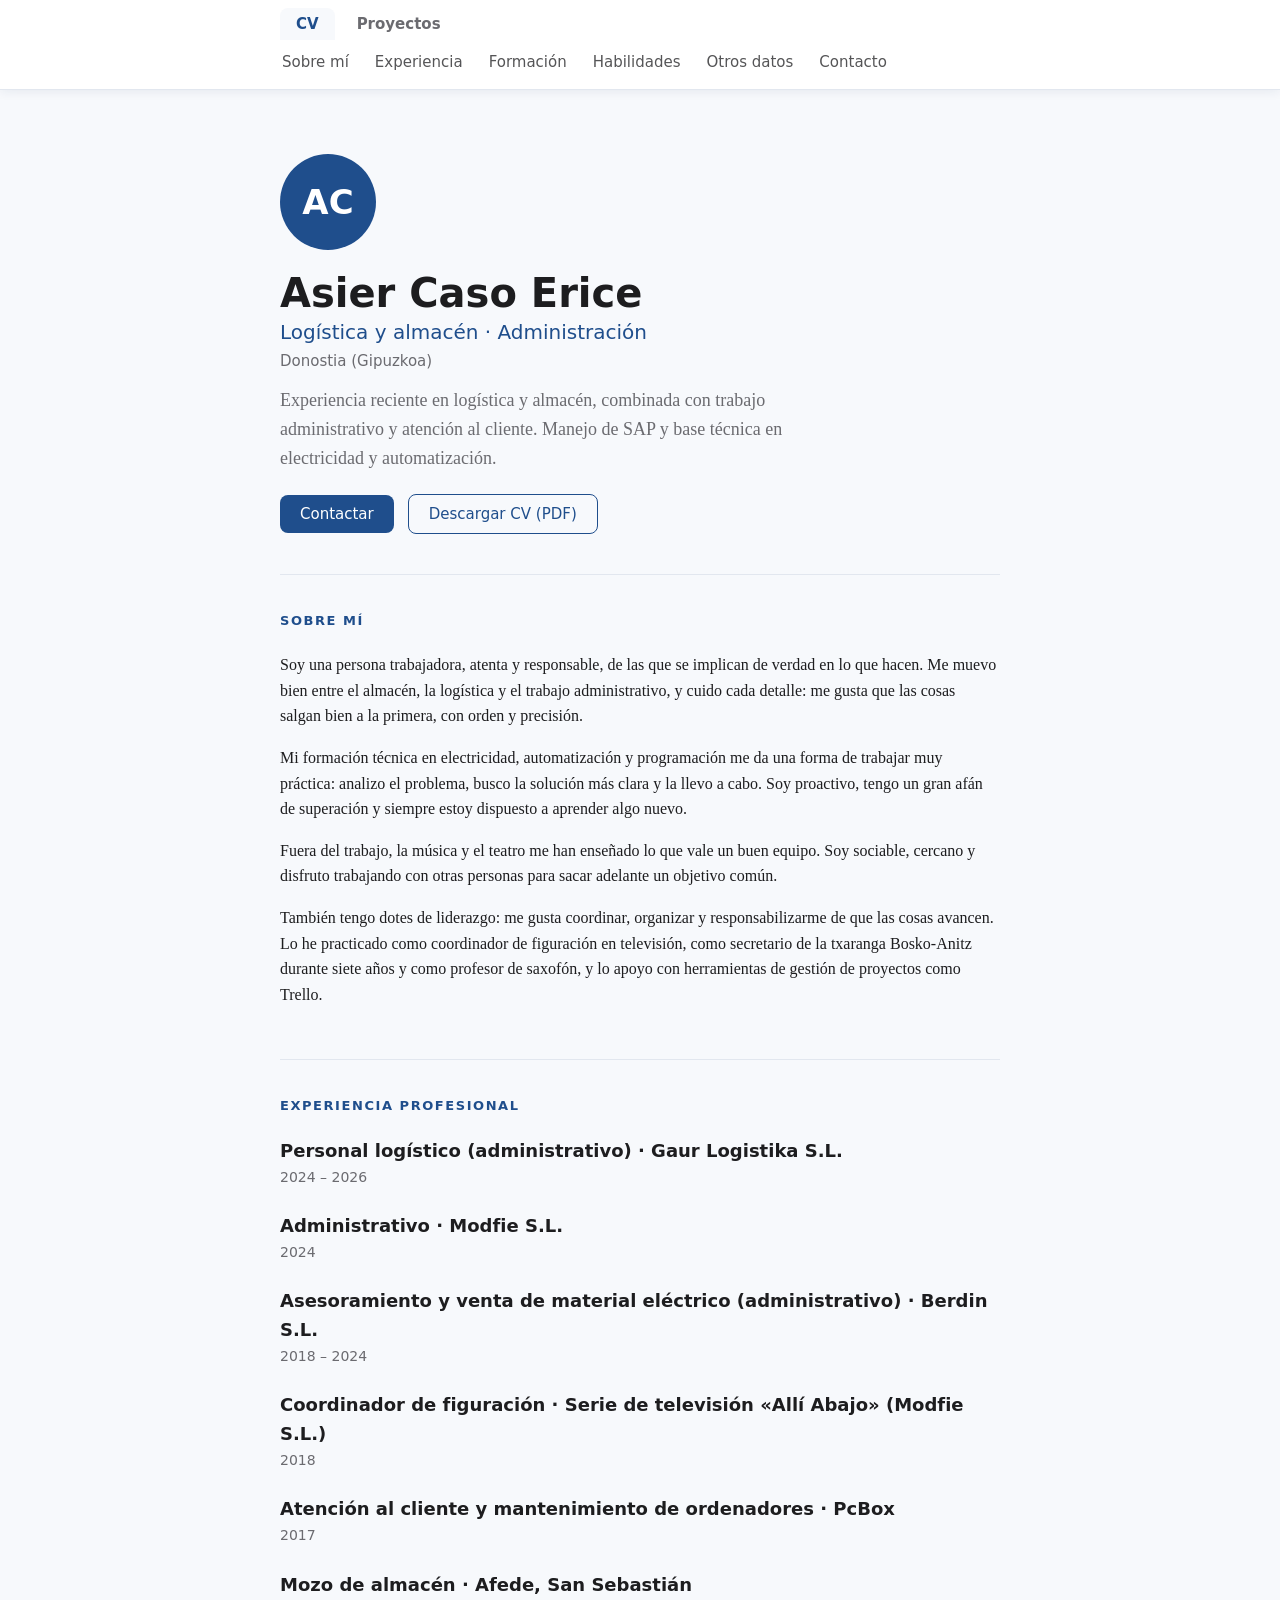
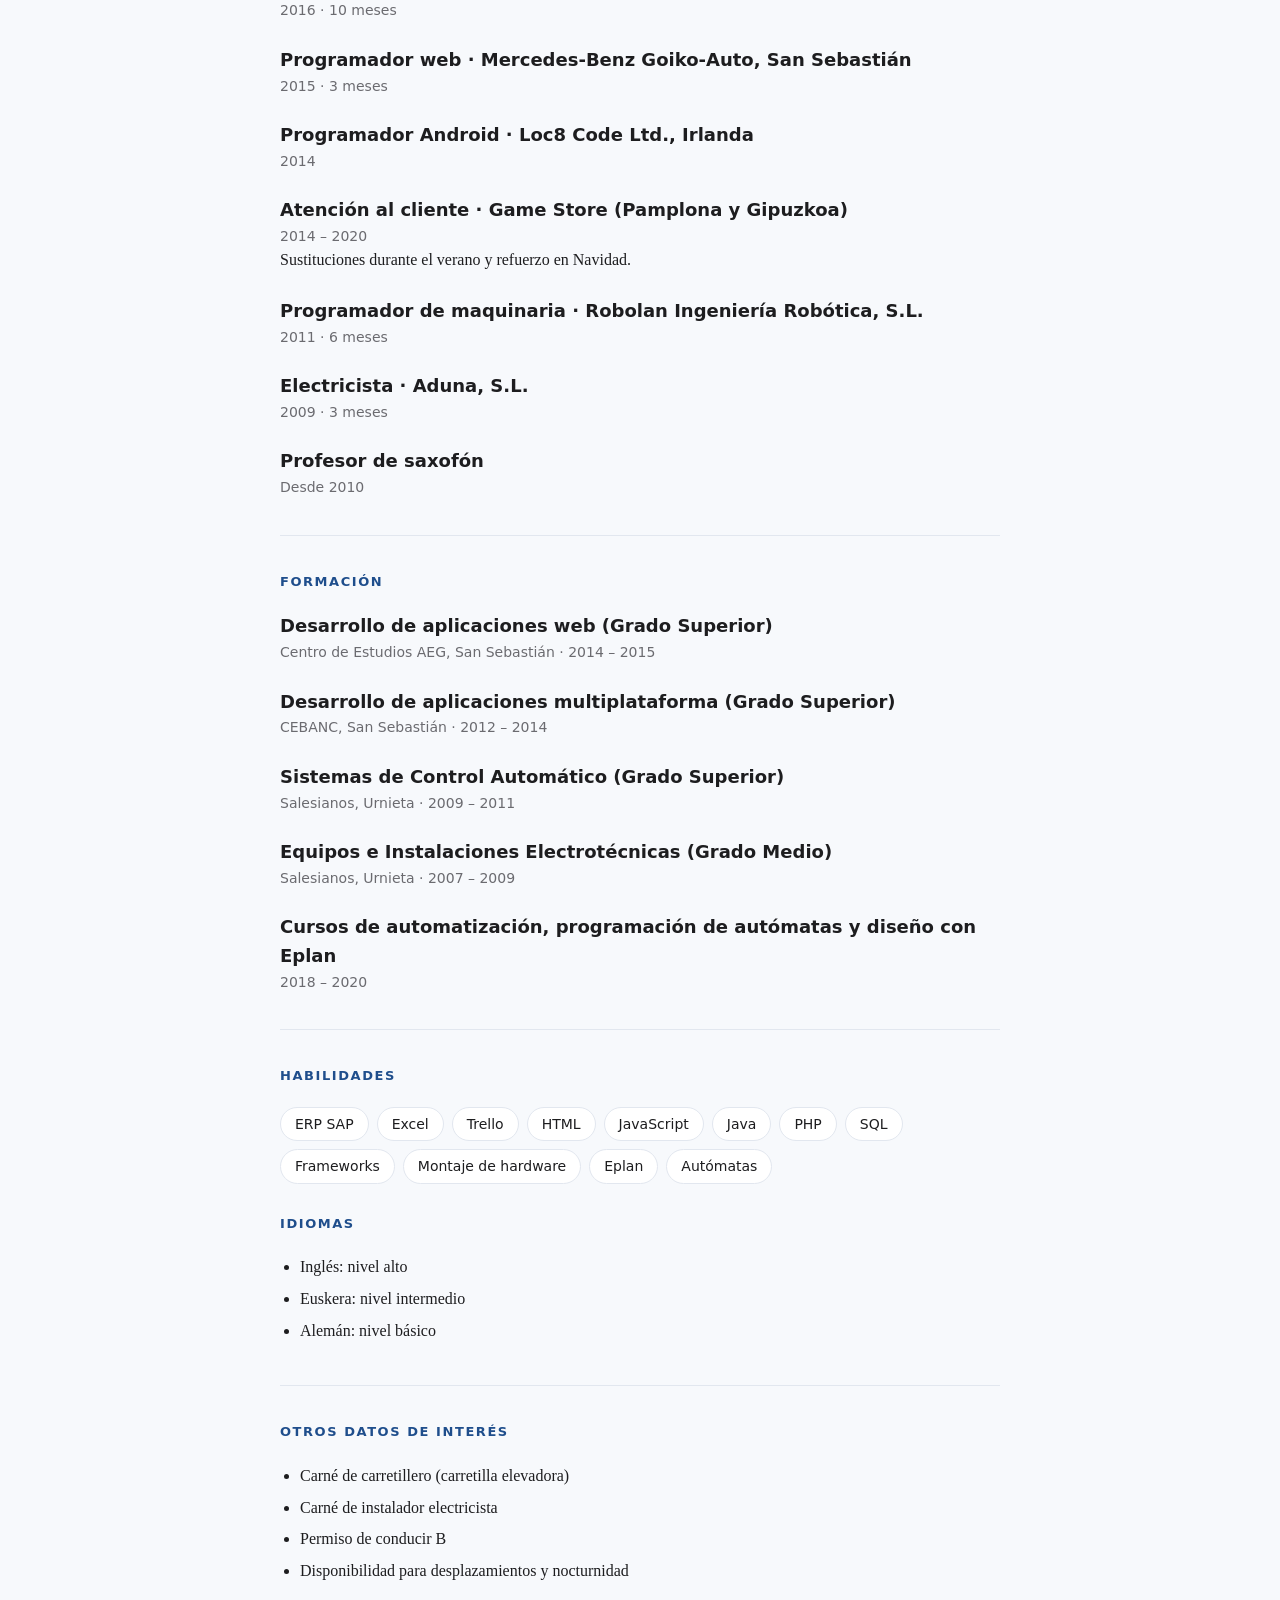
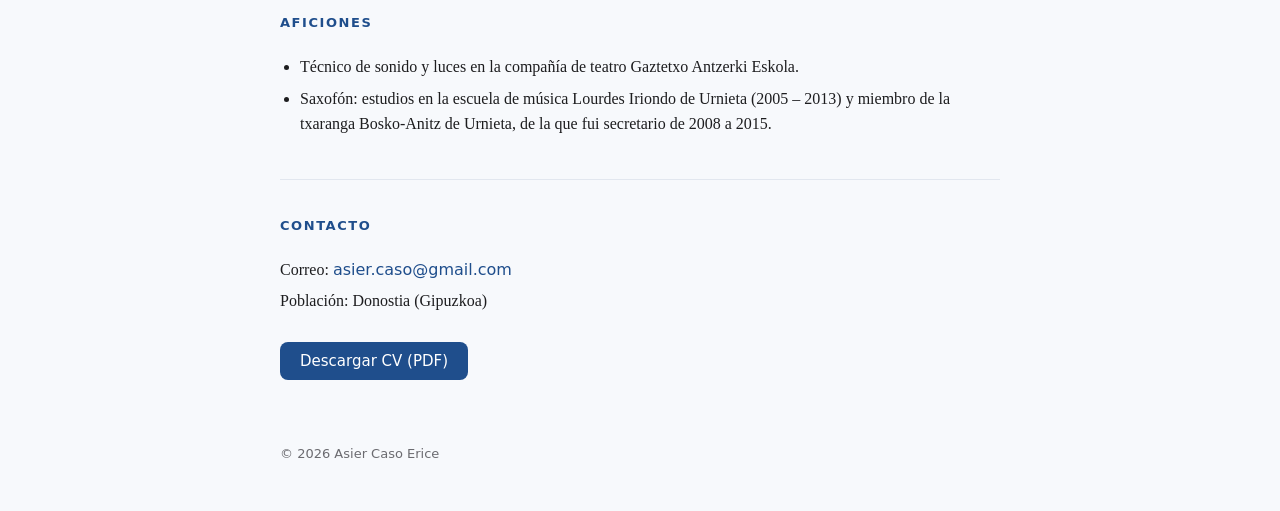
<file: CV/index.html>
<!doctype html>
<html lang="es">
<head>
<meta charset="utf-8">
<meta name="viewport" content="width=device-width, initial-scale=1">
<title>Asier Caso Erice · CV</title>
<meta name="description" content="Currículum online de Asier Caso Erice: logística, almacén y administración.">
<link rel="stylesheet" href="estilo.css">
</head>
<body>

<div class="topbar">
  <div class="wrap tabs">
    <a href="index.html" aria-current="page">CV</a>
    <a href="proyectos.html">Proyectos</a>
  </div>
<nav>
  <div class="wrap">
    <a href="#sobre-mi">Sobre mí</a>
    <a href="#experiencia">Experiencia</a>
    <a href="#formacion">Formación</a>
    <a href="#habilidades">Habilidades</a>
    <a href="#otros">Otros datos</a>
    <a href="#contacto">Contacto</a>
  </div>
</nav>
</div>

<div class="wrap">

  <header>
    <div class="avatar" aria-hidden="true">AC</div>
    <h1>Asier Caso Erice</h1>
    <p class="role">Logística y almacén · Administración</p>
    <p class="place">Donostia (Gipuzkoa)</p>
    <p class="intro">Experiencia reciente en logística y almacén, combinada con trabajo administrativo y atención al cliente. Manejo de SAP y base técnica en electricidad y automatización.</p>
    <a class="btn" href="#contacto">Contactar</a>
    <a class="btn alt" href="CV_Asier_Caso_Erice.pdf" download>Descargar CV (PDF)</a>
  </header>

  <section id="sobre-mi">
    <h2>Sobre mí</h2>
    <p>Soy una persona trabajadora, atenta y responsable, de las que se implican de verdad en lo que hacen. Me muevo bien entre el almacén, la logística y el trabajo administrativo, y cuido cada detalle: me gusta que las cosas salgan bien a la primera, con orden y precisión.</p>
    <p>Mi formación técnica en electricidad, automatización y programación me da una forma de trabajar muy práctica: analizo el problema, busco la solución más clara y la llevo a cabo. Soy proactivo, tengo un gran afán de superación y siempre estoy dispuesto a aprender algo nuevo.</p>
    <p>Fuera del trabajo, la música y el teatro me han enseñado lo que vale un buen equipo. Soy sociable, cercano y disfruto trabajando con otras personas para sacar adelante un objetivo común.</p>
    <p>También tengo dotes de liderazgo: me gusta coordinar, organizar y responsabilizarme de que las cosas avancen. Lo he practicado como coordinador de figuración en televisión, como secretario de la txaranga Bosko-Anitz durante siete años y como profesor de saxofón, y lo apoyo con herramientas de gestión de proyectos como Trello.</p>
  </section>

  <section id="experiencia">
    <h2>Experiencia profesional</h2>

    <div class="item">
      <h3>Personal logístico (administrativo) · Gaur Logistika S.L.</h3>
      <p class="meta">2024 – 2026</p>
    </div>
    <div class="item">
      <h3>Administrativo · Modfie S.L.</h3>
      <p class="meta">2024</p>
    </div>
    <div class="item">
      <h3>Asesoramiento y venta de material eléctrico (administrativo) · Berdin S.L.</h3>
      <p class="meta">2018 – 2024</p>
    </div>
    <div class="item">
      <h3>Coordinador de figuración · Serie de televisión «Allí Abajo» (Modfie S.L.)</h3>
      <p class="meta">2018</p>
    </div>
    <div class="item">
      <h3>Atención al cliente y mantenimiento de ordenadores · PcBox</h3>
      <p class="meta">2017</p>
    </div>
    <div class="item">
      <h3>Mozo de almacén · Afede, San Sebastián</h3>
      <p class="meta">2016 · 10 meses</p>
    </div>
    <div class="item">
      <h3>Programador web · Mercedes-Benz Goiko-Auto, San Sebastián</h3>
      <p class="meta">2015 · 3 meses</p>
    </div>
    <div class="item">
      <h3>Programador Android · Loc8 Code Ltd., Irlanda</h3>
      <p class="meta">2014</p>
    </div>
    <div class="item">
      <h3>Atención al cliente · Game Store (Pamplona y Gipuzkoa)</h3>
      <p class="meta">2014 – 2020</p>
      <p>Sustituciones durante el verano y refuerzo en Navidad.</p>
    </div>
    <div class="item">
      <h3>Programador de maquinaria · Robolan Ingeniería Robótica, S.L.</h3>
      <p class="meta">2011 · 6 meses</p>
    </div>
    <div class="item">
      <h3>Electricista · Aduna, S.L.</h3>
      <p class="meta">2009 · 3 meses</p>
    </div>
    <div class="item">
      <h3>Profesor de saxofón</h3>
      <p class="meta">Desde 2010</p>
    </div>
  </section>

  <section id="formacion">
    <h2>Formación</h2>
    <div class="item">
      <h3>Desarrollo de aplicaciones web (Grado Superior)</h3>
      <p class="meta">Centro de Estudios AEG, San Sebastián · 2014 – 2015</p>
    </div>
    <div class="item">
      <h3>Desarrollo de aplicaciones multiplataforma (Grado Superior)</h3>
      <p class="meta">CEBANC, San Sebastián · 2012 – 2014</p>
    </div>
    <div class="item">
      <h3>Sistemas de Control Automático (Grado Superior)</h3>
      <p class="meta">Salesianos, Urnieta · 2009 – 2011</p>
    </div>
    <div class="item">
      <h3>Equipos e Instalaciones Electrotécnicas (Grado Medio)</h3>
      <p class="meta">Salesianos, Urnieta · 2007 – 2009</p>
    </div>
    <div class="item">
      <h3>Cursos de automatización, programación de autómatas y diseño con Eplan</h3>
      <p class="meta">2018 – 2020</p>
    </div>
  </section>

  <section id="habilidades">
    <h2>Habilidades</h2>
    <div class="tags">
      <span class="tag">ERP SAP</span>
      <span class="tag">Excel</span>
      <span class="tag">Trello</span>
      <span class="tag">HTML</span>
      <span class="tag">JavaScript</span>
      <span class="tag">Java</span>
      <span class="tag">PHP</span>
      <span class="tag">SQL</span>
      <span class="tag">Frameworks</span>
      <span class="tag">Montaje de hardware</span>
      <span class="tag">Eplan</span>
      <span class="tag">Autómatas</span>
    </div>

    <h2 class="sub">Idiomas</h2>
    <ul class="plain">
      <li>Inglés: nivel alto</li>
      <li>Euskera: nivel intermedio</li>
      <li>Alemán: nivel básico</li>
    </ul>
  </section>

  <section id="otros">
    <h2>Otros datos de interés</h2>
    <ul class="plain">
      <li>Carné de carretillero (carretilla elevadora)</li>
      <li>Carné de instalador electricista</li>
      <li>Permiso de conducir B</li>
      <li>Disponibilidad para desplazamientos y nocturnidad</li>
    </ul>

    <h2 class="sub">Aficiones</h2>
    <ul class="plain">
      <li>Técnico de sonido y luces en la compañía de teatro Gaztetxo Antzerki Eskola.</li>
      <li>Saxofón: estudios en la escuela de música Lourdes Iriondo de Urnieta (2005 – 2013) y miembro de la txaranga Bosko-Anitz de Urnieta, de la que fui secretario de 2008 a 2015.</li>
    </ul>
  </section>

  <section id="contacto" class="contact">
    <h2>Contacto</h2>
    <ul>
      <li>Correo: <a href="mailto:asier.caso@gmail.com">asier.caso@gmail.com</a></li>
      <li>Población: Donostia (Gipuzkoa)</li>
    </ul>
    <a class="btn" href="CV_Asier_Caso_Erice.pdf" download>Descargar CV (PDF)</a>
  </section>

  <footer>© <span id="year"></span> Asier Caso Erice</footer>

</div>

<script>
  document.getElementById('year').textContent = new Date().getFullYear();

  // Marca en el menú la sección que se está viendo
  (function () {
    var links = Array.prototype.slice.call(document.querySelectorAll('nav a'));
    var items = links.map(function (a) {
      return { link: a, section: document.querySelector(a.getAttribute('href')) };
    }).filter(function (i) { return i.section; });
    var bar = document.querySelector('nav .wrap');
    var current = null, ticking = false;

    function update() {
      ticking = false;
      var chosen = null;
      var atBottom = window.innerHeight + window.scrollY >= document.documentElement.scrollHeight - 4;
      if (atBottom) {
        chosen = items[items.length - 1];
      } else {
        items.forEach(function (i) {
          if (i.section.getBoundingClientRect().top <= 160) chosen = i;
        });
      }
      if (chosen === current) return;
      current = chosen;
      links.forEach(function (a) { a.classList.remove('active'); a.removeAttribute('aria-current'); });
      if (chosen) {
        chosen.link.classList.add('active');
        chosen.link.setAttribute('aria-current', 'true');
        try { bar.scrollTo({ left: chosen.link.offsetLeft - 20, behavior: 'smooth' }); } catch (e) {}
      }
    }
    function onScroll() { if (!ticking) { ticking = true; requestAnimationFrame(update); } }
    window.addEventListener('scroll', onScroll, { passive: true });
    window.addEventListener('resize', onScroll);
    update();
  })();
</script>
</body>
</html>
</file>
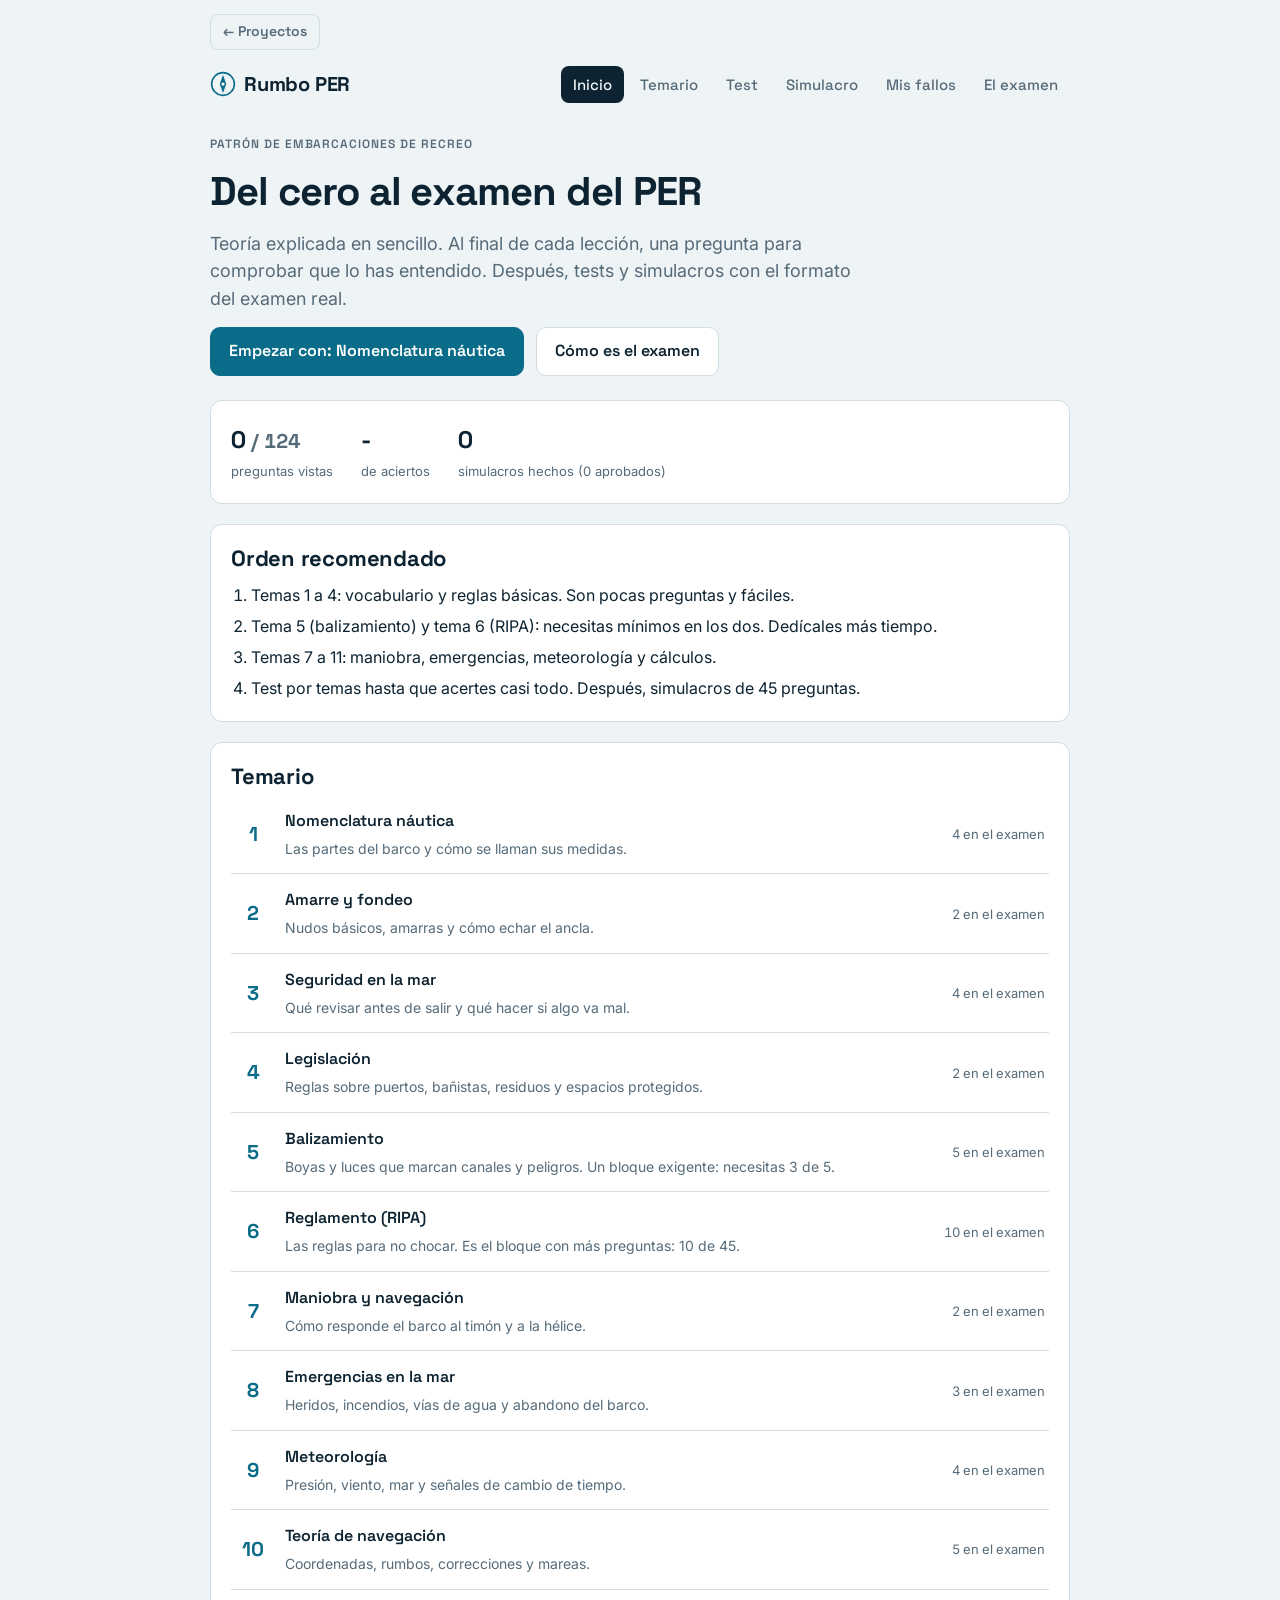
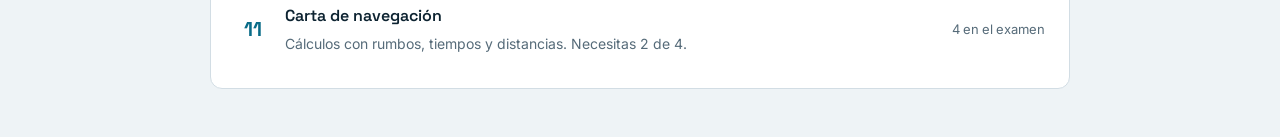
<file: CV/per/index.html>
<!doctype html>
<html lang="es">
<head>
<meta charset="utf-8">
<meta name="viewport" content="width=device-width, initial-scale=1, viewport-fit=cover">
<title>Rumbo PER</title>
<meta name="description" content="Prepara el examen teórico del PER desde cero: teoría sencilla, tests y simulacros.">
<meta name="theme-color" content="#0a6c88">
<link rel="manifest" href="manifest.webmanifest">
<link rel="icon" href="icon-192.png">
<link rel="apple-touch-icon" href="icon-180.png">
<link rel="preconnect" href="https://fonts.googleapis.com">
<link rel="stylesheet" href="https://fonts.googleapis.com/css2?family=Inter:wght@400;500;600&family=Space+Grotesk:wght@500;600;700&display=swap">
<style>
html{padding-top:env(safe-area-inset-top,0px);padding-bottom:env(safe-area-inset-bottom,0px)}
body{margin:0}
[hidden]{display:none!important}
/* Concepto: cuaderno de bitácora moderno. Fondo azul grisáceo frío, tinta marino, acento verde mar. Las marcas IALA llevan sus colores reales. */
:root{
  --bg:#eef3f6; --surface:#ffffff; --ink:#0d2331; --muted:#566b79; --line:#d2dde4;
  --accent:#0a6c88; --accent-ink:#ffffff; --soft:#e0eff4; --sea:#cfe3ec;
  --ok:#1b7f4b; --ok-bg:#e1f3e9; --bad:#b83428; --bad-bg:#fbe8e5; --warn:#9a6508; --warn-bg:#fbf0d9;
  --f-head:'Space Grotesk','Segoe UI',system-ui,sans-serif;
  --f-body:'Inter','Segoe UI',system-ui,sans-serif;
  --f-mono:ui-monospace,'SF Mono',Menlo,Consolas,monospace;
}
@media (prefers-color-scheme: dark){
  :root:not([data-theme="light"]){
    --bg:#0a171f; --surface:#112530; --ink:#e5eff5; --muted:#92a9b7; --line:#22394680;
    --accent:#52c4df; --accent-ink:#04202a; --soft:#143240; --sea:#17384a;
    --ok:#52cf90; --ok-bg:#12372a; --bad:#ff8579; --bad-bg:#40201d; --warn:#e8b552; --warn-bg:#3b2f13;
    color-scheme:dark;
  }
}
:root[data-theme="dark"]{
  --bg:#0a171f; --surface:#112530; --ink:#e5eff5; --muted:#92a9b7; --line:#22394680;
  --accent:#52c4df; --accent-ink:#04202a; --soft:#143240; --sea:#17384a;
  --ok:#52cf90; --ok-bg:#12372a; --bad:#ff8579; --bad-bg:#40201d; --warn:#e8b552; --warn-bg:#3b2f13;
  color-scheme:dark;
}
*{box-sizing:border-box}
body{background:var(--bg);color:var(--ink);font-family:var(--f-body);font-size:16px;line-height:1.55;
  padding-block:0 48px;padding-left:max(16px,env(safe-area-inset-left,0px));padding-right:max(16px,env(safe-area-inset-right,0px))}
.wrap{max-width:860px;margin:0 auto}
h1,h2,h3{font-family:var(--f-head);line-height:1.2;text-wrap:balance;margin:0}
h1{font-size:clamp(28px,5vw,40px);letter-spacing:-.02em}
h2{font-size:22px;letter-spacing:-.01em}
h3{font-size:18px}
p{margin:0 0 12px}
a{color:var(--accent)}
code{font-family:var(--f-mono);background:var(--soft);padding:1px 6px;border-radius:4px;font-size:.92em}
.muted{color:var(--muted)}
.small{font-size:14px}
.eyebrow{font-family:var(--f-head);text-transform:uppercase;letter-spacing:.08em;font-size:12px;color:var(--muted);font-weight:600}

/* barra superior */
.top{display:flex;align-items:center;justify-content:space-between;gap:12px 20px;flex-wrap:wrap;padding-block:16px 12px}
.brand{font-family:var(--f-head);font-weight:700;font-size:20px;letter-spacing:-.01em;display:flex;align-items:center;gap:8px}
.brand svg{width:26px;height:26px}
.volver{display:inline-block;margin-top:14px;font-family:var(--f-head);font-weight:600;font-size:14px;color:var(--muted);text-decoration:none;padding:6px 12px;border:1px solid var(--line);border-radius:8px}
.volver:hover{color:var(--accent);border-color:var(--accent)}
.nav{display:flex;gap:4px;flex-wrap:wrap}
.nav a{font-family:var(--f-head);font-weight:500;font-size:15px;color:var(--muted);text-decoration:none;padding:7px 12px;border-radius:8px}
.nav a:hover{background:var(--soft);color:var(--ink)}
.nav a[aria-current="page"]{background:var(--ink);color:var(--bg)}
a:focus-visible,button:focus-visible{outline:3px solid var(--accent);outline-offset:2px}

main{display:flex;flex-direction:column;gap:20px;padding-top:12px}
.card{background:var(--surface);border:1px solid var(--line);border-radius:12px;padding:20px}
.card.flat{background:transparent;border-style:dashed}
.row{display:flex;gap:12px;flex-wrap:wrap;align-items:center}
.grow{flex:1;min-width:0}
.btn{font-family:var(--f-head);font-weight:600;font-size:16px;border:1px solid var(--line);background:var(--surface);color:var(--ink);padding:11px 18px;border-radius:10px;cursor:pointer;text-decoration:none;display:inline-block}
.btn:hover{border-color:var(--accent)}
.btn.primary{background:var(--accent);border-color:var(--accent);color:var(--accent-ink)}
.btn.primary:hover{filter:brightness(1.07)}
.btn[disabled]{opacity:.45;cursor:default}
.chip{font-family:var(--f-head);font-size:14px;font-weight:500;border:1px solid var(--line);background:var(--surface);color:var(--ink);padding:6px 14px;border-radius:999px;cursor:pointer}
.chip[aria-pressed="true"]{background:var(--accent);color:var(--accent-ink);border-color:var(--accent)}
.pill{display:inline-block;font-family:var(--f-head);font-size:12px;font-weight:600;padding:2px 10px;border-radius:999px;background:var(--soft);color:var(--accent)}
.pill.ok{background:var(--ok-bg);color:var(--ok)}
.pill.bad{background:var(--bad-bg);color:var(--bad)}
.pill.warn{background:var(--warn-bg);color:var(--warn)}

/* inicio */
.hero{display:flex;flex-direction:column;gap:14px;padding-block:8px 4px}
.hero p{max-width:60ch;font-size:18px;color:var(--muted);margin:0}
.stats{display:flex;gap:28px;flex-wrap:wrap}
.stat b{display:block;font-family:var(--f-head);font-size:24px;font-variant-numeric:tabular-nums}
.stat span{font-size:13px;color:var(--muted)}
.units{display:flex;flex-direction:column}
.unit{display:grid;grid-template-columns:36px 1fr auto;gap:4px 14px;align-items:center;padding:14px 4px;border-top:1px solid var(--line);text-decoration:none;color:inherit}
.unit:first-child{border-top:0}
.unit:hover{background:var(--soft)}
.unit .no{font-family:var(--f-head);font-weight:700;font-size:20px;color:var(--accent);grid-row:span 2;text-align:center}
.unit .nm{font-family:var(--f-head);font-weight:600}
.unit .ds{font-size:14px;color:var(--muted);grid-column:2}
.unit .meta{text-align:right;font-size:13px;color:var(--muted);font-variant-numeric:tabular-nums;grid-row:span 2}
.bar{height:6px;border-radius:3px;background:var(--line);overflow:hidden;margin-top:6px}
.bar i{display:block;height:100%;background:var(--accent)}
.steps{margin:0;padding-left:20px;display:flex;flex-direction:column;gap:6px}

/* lección */
.lesson{display:flex;flex-direction:column;gap:14px}
.lesson ul,.lesson ol{margin:0 0 4px;padding-left:22px;display:flex;flex-direction:column;gap:6px}
.lesson ul ul{margin-top:6px}
.tip{background:var(--warn-bg);color:var(--ink);border-radius:8px;padding:10px 14px;font-size:15px}
.figs{display:flex;gap:8px 18px;flex-wrap:wrap;margin:6px 0}
.figs figure{margin:0;text-align:center;width:92px}
.figs figcaption{font-size:12px;color:var(--muted);line-height:1.25;margin-top:2px}
.figs svg,.qfig svg{width:64px;height:100px;display:block;margin:0 auto}
.check{border-top:1px dashed var(--line);padding-top:14px;display:flex;flex-direction:column;gap:12px}
.check .eyebrow{color:var(--accent)}
.done{color:var(--ok)}

/* preguntas */
.qtext{font-family:var(--f-head);font-size:19px;font-weight:600;line-height:1.35;margin-bottom:12px}
.qfig{margin:0 0 12px}
.opts{display:flex;flex-direction:column;gap:8px}
.opt{display:flex;gap:12px;align-items:flex-start;text-align:left;width:100%;font:inherit;font-size:16px;color:var(--ink);background:var(--surface);border:1.5px solid var(--line);border-radius:10px;padding:11px 14px;cursor:pointer}
.opt:hover:not([disabled]){border-color:var(--accent)}
.opt .ltr{font-family:var(--f-head);font-weight:700;color:var(--muted);flex:none;width:18px}
.opt .otx{min-width:0}
.opt.sel{border-color:var(--accent);background:var(--soft)}
.opt.correct{border-color:var(--ok);background:var(--ok-bg)}
.opt.wrong{border-color:var(--bad);background:var(--bad-bg)}
.opt[disabled]{cursor:default;color:var(--ink)}
.why{margin-top:12px;padding:12px 14px;border-radius:10px;font-size:15px}
.why.ok{background:var(--ok-bg)}
.why.bad{background:var(--bad-bg)}
.prog{display:flex;justify-content:space-between;gap:12px;font-family:var(--f-head);font-size:14px;color:var(--muted);font-variant-numeric:tabular-nums}
.timer{font-weight:700;color:var(--ink)}
.timer.low{color:var(--bad)}
.grid{display:flex;flex-wrap:wrap;gap:6px}
.grid button{width:38px;height:36px;border-radius:8px;border:1px solid var(--line);background:var(--surface);color:var(--ink);font-family:var(--f-head);font-weight:600;font-size:14px;cursor:pointer;font-variant-numeric:tabular-nums}
.grid button.ans{background:var(--soft);border-color:var(--accent)}
.grid button.cur{background:var(--ink);color:var(--bg);border-color:var(--ink)}

/* resultados */
.verdict{font-family:var(--f-head);font-size:30px;font-weight:700}
.verdict.ok{color:var(--ok)}
.verdict.bad{color:var(--bad)}
table{border-collapse:collapse;width:100%;font-size:15px;font-variant-numeric:tabular-nums}
th,td{text-align:left;padding:8px 10px;border-bottom:1px solid var(--line)}
th{font-family:var(--f-head);font-size:12px;text-transform:uppercase;letter-spacing:.06em;color:var(--muted)}
.scroll{overflow-x:auto}
.review{display:flex;flex-direction:column;gap:14px}
.review .card{padding:16px}
.picker{display:grid;grid-template-columns:repeat(auto-fill,minmax(230px,1fr));gap:10px}
.pick{font:inherit;text-align:left;background:var(--surface);border:1px solid var(--line);border-radius:10px;padding:12px 14px;cursor:pointer;color:var(--ink);display:flex;flex-direction:column;gap:2px}
.pick:hover{border-color:var(--accent)}
.pick b{font-family:var(--f-head)}
.pick span{font-size:13px;color:var(--muted)}
dl{margin:0;display:grid;grid-template-columns:minmax(120px,max-content) 1fr;gap:8px 18px}
dt{font-family:var(--f-head);font-weight:600}
dd{margin:0;min-width:0}
@media (max-width:560px){dl{grid-template-columns:1fr;gap:2px}dd{margin-bottom:10px}.unit{grid-template-columns:30px 1fr}.unit .meta{grid-column:2;grid-row:auto;text-align:left}}
@media (prefers-reduced-motion:no-preference){.bar i{transition:width .3s}}
</style>
</head>
<body>
<div id="app"></div>
<script>
// Temario del PER según el Anexo II del RD 875/2014 (11 unidades, 45 preguntas)
const UNITS = [
{ id:1, n:4, t:'Nomenclatura náutica', d:'Las partes del barco y cómo se llaman sus medidas.', lessons:[
 { h:'Las partes del barco', b:`
<p>Imagina que estás en el centro del barco, mirando hacia delante.</p>
<ul>
<li><b>Proa</b>: la parte de delante.</li>
<li><b>Popa</b>: la parte de atrás.</li>
<li><b>Babor</b>: tu <b>izquierda</b>. Luz <b>roja</b>.</li>
<li><b>Estribor</b>: tu <b>derecha</b>. Luz <b>verde</b>.</li>
<li><b>Amura</b>: la zona curva del casco a cada lado de la proa.</li>
<li><b>Aleta</b>: la zona curva a cada lado de la popa.</li>
<li><b>Través</b>: justo a un lado, a 90° de la proa.</li>
</ul>
<p class="tip">Truco: el vino de <b>Oporto</b> (port, babor) es tinto, como la luz roja de babor.</p>` },
 { h:'Medidas y posiciones', b:`
<ul>
<li><b>Eslora</b>: lo largo del barco.</li>
<li><b>Manga</b>: lo ancho, en la parte más ancha.</li>
<li><b>Puntal</b>: la altura del casco, de la quilla a la cubierta.</li>
<li><b>Calado</b>: lo que se hunde el barco. Va de la línea de flotación a la quilla.</li>
<li><b>Francobordo</b>: lo que sobresale del agua, de la flotación a la cubierta.</li>
<li><b>Obra viva</b> (o carena): la parte del casco que va <b>sumergida</b>.</li>
<li><b>Obra muerta</b>: la parte que queda <b>fuera</b> del agua.</li>
<li><b>Asiento</b>: la diferencia entre el calado de popa y el de proa.</li>
<li><b>Escora</b>: la inclinación del barco hacia un costado.</li>
</ul>` },
 { h:'Hélice, timón y ancla', b:`
<p>La hélice puede girar de dos maneras al ir hacia delante. <b>Dextrógira</b>: gira a derechas (como las agujas del reloj, visto desde popa). <b>Levógira</b>: gira a izquierdas.</p>
<p>El timón se maneja con una <b>caña</b> (palanca) o con una <b>rueda</b>. La pieza que se mueve en el agua es la <b>pala</b>.</p>
<p>Partes del ancla: el <b>arganeo</b> (anilla donde se une la cadena), la <b>caña</b> (el palo central), las <b>uñas</b> (lo que se clava en el fondo) y el <b>cepo</b> (barra que ayuda a que agarre). La cadena sale del barco por el <b>escoben</b> y se recoge con el <b>molinete</b>.</p>` }
]},
{ id:2, n:2, t:'Amarre y fondeo', d:'Nudos básicos, amarras y cómo echar el ancla.', lessons:[
 { h:'Nudos y amarras', b:`
<p>Tres nudos que necesitas sí o sí:</p>
<ul>
<li><b>As de guía</b>: hace un lazo que no se corre. Sirve para amarrar a una anilla o a una bita.</li>
<li><b>Nudo llano</b>: une dos cabos del mismo grosor.</li>
<li><b>Ballestrinque</b>: se hace rápido y sirve para amarrar a un poste o una barandilla.</li>
</ul>
<p>Cuando amarras al muelle usas varios cabos con nombre:</p>
<ul>
<li><b>Largos</b>: salen de proa o popa hacia delante o atrás.</li>
<li><b>Traveses</b>: salen del costado, perpendiculares al muelle.</li>
<li><b>Esprines</b>: salen cruzados y evitan que el barco se mueva hacia delante o hacia atrás.</li>
</ul>` },
 { h:'Fondear', b:`
<ul>
<li><b>Fondear</b>: echar el ancla. <b>Levar</b>: recogerla.</li>
<li>Mejor fondo para que agarre: <b>arena o fango</b>. Malo: roca lisa, piedras, algas.</li>
<li>La <b>posidonia</b> (pradera de plantas marinas) está protegida. No se fondea sobre ella.</li>
<li><b>Escopo</b>: cuánta cadena largas respecto a la profundidad. Cuanta más largues, mejor agarra. Con viento fuerte, largas más.</li>
<li><b>Garrear</b>: cuando el ancla no agarra y se arrastra por el fondo.</li>
<li>Cadena <b>a pique</b>: está vertical y el ancla está a punto de despegar del fondo.</li>
</ul>` }
]},
{ id:3, n:4, t:'Seguridad en la mar', d:'Qué revisar antes de salir y qué hacer si algo va mal.', lessons:[
 { h:'Antes de zarpar', b:`
<ul>
<li>Mira la <b>previsión meteorológica</b>. Si es mala, no salgas.</li>
<li>Comprueba combustible, batería, motor, bomba de achique y el <b>material de seguridad</b>: chalecos, aros, bengalas, extintor, botiquín, radio.</li>
<li>Deja a alguien de confianza en tierra tu <b>plan de ruta</b> y a qué hora piensas volver.</li>
<li>Explica a la tripulación dónde está el material y qué hacer si alguien cae al agua.</li>
</ul>
<p><b>Estabilidad</b>: es la capacidad del barco de volver a su posición normal después de inclinarse. Repartir bien el peso la mejora.</p>` },
 { h:'Mal tiempo y emergencias', b:`
<ul>
<li><b>Capear</b> un temporal: reducir velocidad al mínimo que permita gobernar y poner la proa a las olas, no de costado.</li>
<li><b>Hombre al agua</b>: gritar «hombre al agua», lanzar un aro salvavidas, no perderlo de vista y marcar la posición en el GPS.</li>
<li><b>Remolque</b>: cabo largo y resistente, amarrado a puntos firmes y a poca velocidad.</li>
<li><b>Pedir ayuda</b>: radio VHF <b>canal 16</b>, o el teléfono de Salvamento Marítimo <b>900 202 202</b>. También funciona el 112.</li>
<li><b>Señales de socorro</b>: bengala roja de mano, cohete con paracaídas rojo, humo naranja.</li>
<li><b>Radiobaliza EPIRB</b>: al activarla manda tu posición por satélite.</li>
</ul>` }
]},
{ id:4, n:2, t:'Legislación', d:'Reglas sobre puertos, bañistas, residuos y espacios protegidos.', lessons:[
 { h:'Lo que debes saber', b:`
<ul>
<li><b>Bandera</b>: la embarcación española lleva la bandera de España en la <b>popa</b>.</li>
<li><b>Documentos a bordo</b>: tu título, la documentación de la embarcación y el <b>seguro de responsabilidad civil</b> obligatorio.</li>
<li><b>Bañistas</b>: las zonas de baño balizadas están prohibidas a la navegación. Solo se entra por los canales señalizados y despacio.</li>
<li><b>Buzos</b>: la <b>bandera «A»</b> del código internacional (azul y blanca) significa «tengo buzos sumergidos, mantente alejado y despacio».</li>
<li><b>Contaminación</b>: está prohibido tirar plásticos y basura al mar. Nunca se vierten hidrocarburos.</li>
<li><b>Auxilio</b>: debes ayudar a quien esté en peligro en el mar, si no pones en grave riesgo tu barco ni a tu gente.</li>
<li><b>Espacios protegidos</b>: no se fondea sobre posidonia. En reservas marinas hay normas propias.</li>
</ul>` }
]},
{ id:5, n:5, t:'Balizamiento', d:'Boyas y luces que marcan canales y peligros. Un bloque exigente: necesitas 3 de 5.', lessons:[
 { h:'Marcas laterales y aguas navegables', b:`
<p>Usamos el sistema <b>IALA, Región A</b> (Europa, África y gran parte de Asia). Lo que importa es el sentido en que entras a puerto desde el mar.</p>
<ul>
<li><b>Babor</b> (izquierda al entrar): boya <b>roja</b>, cilíndrica, luz roja.</li>
<li><b>Estribor</b> (derecha al entrar): boya <b>verde</b>, cónica con la punta arriba, luz verde.</li>
</ul>
<p>Las <b>aguas navegables</b> (centro del canal) llevan franjas verticales <b>rojas y blancas</b> y una esfera roja arriba.</p>
<div class="figs" data-figs="port,stbd,safe"></div>` },
 { h:'Marcas cardinales', b:`
<p>Dicen en qué lado de ellas está el agua buena. Siempre pasas por el lado que dice su nombre. Las <b>puntas de los conos</b> te enseñan la dirección.</p>
<ul>
<li><b>Norte</b>: negro arriba, amarillo abajo. Dos conos con la punta <b>arriba</b>. Luz blanca centelleante continua.</li>
<li><b>Sur</b>: amarillo arriba, negro abajo. Dos conos con la punta <b>abajo</b>. Luz con 6 centelleos y uno largo.</li>
<li><b>Este</b>: negro, amarillo, negro. Conos <b>base con base</b> (un rombo). Luz con 3 centelleos.</li>
<li><b>Oeste</b>: amarillo, negro, amarillo. Conos <b>punta con punta</b> (reloj de arena). Luz con 9 centelleos.</li>
</ul>
<p class="tip">Truco de la luz: piensa en un reloj. Este = las 3, Sur = las 6, Oeste = las 9, Norte = continua.</p>
<div class="figs" data-figs="N,E,S,W"></div>` },
 { h:'Peligro aislado, especiales y bifurcación', b:`
<ul>
<li><b>Peligro aislado</b>: negra con bandas rojas y <b>dos esferas negras</b>. Marca un peligro pequeño. Se pasa a distancia por cualquier lado.</li>
<li><b>Marca especial</b>: toda <b>amarilla</b> con un aspa (X) amarilla. Zonas de ocio, cables, etc.</li>
<li><b>Bifurcación</b>: dónde se divide un canal. La parte de arriba dice por qué lado dejarla y la banda ancha dice cuál es el canal principal.
 <ul><li>Roja con banda verde: se deja por babor y el canal principal queda a <b>estribor</b>.</li>
 <li>Verde con banda roja: se deja por estribor y el canal principal queda a <b>babor</b>.</li></ul></li>
</ul>
<div class="figs" data-figs="isol,special,prefStbd,prefPort"></div>` },
 { h:'Luces y ritmos', b:`
<ul>
<li><b>Fl</b> (destello): un destello corto, mucha oscuridad.</li>
<li><b>Q</b> (centelleo) y <b>VQ</b> (muy rápido): destellos seguidos, 60 o 120 por minuto.</li>
<li><b>LFl</b>: destello largo (2 s o más).</li>
<li><b>Iso</b> (isofase): luz y oscuridad iguales. Por ejemplo, 2 s encendida y 2 s apagada.</li>
<li><b>Oc</b> (ocultaciones): <b>más luz que oscuridad</b>.</li>
<li><b>F</b>: luz fija.</li>
</ul>
<p>Cómo se lee: <code>Fl(3) G 10s</code> = luz verde de 3 destellos cada 10 segundos.</p>` }
]},
{ id:6, n:10, t:'Reglamento (RIPA)', d:'Las reglas para no chocar. Es el bloque con más preguntas: 10 de 45.', lessons:[
 { h:'Reglas básicas', b:`
<ul>
<li>Mantén siempre <b>vigilancia</b> con la vista y el oído.</li>
<li>Navega a <b>velocidad de seguridad</b>: la que te permite maniobrar y parar a tiempo según visibilidad, tráfico y mar.</li>
<li><b>Riesgo de abordaje</b>: si la demora del otro barco <b>no cambia</b> mientras se acerca, vais a chocar.</li>
<li>La maniobra para evitarlo debe ser <b>clara, con tiempo y lo bastante grande</b> para que la vea el otro.</li>
</ul>` },
 { h:'Cuándo cede cada barco', b:`
<p>Entre dos barcos de <b>motor</b>:</p>
<ul>
<li><b>De frente</b> (rumbos opuestos): los dos caen a <b>estribor</b> y se cruzan por babor.</li>
<li><b>Cruzándose</b>: cede el que ve al otro por su <b>estribor</b> (derecha). El otro mantiene rumbo y velocidad.</li>
<li><b>Alcance</b>: el que alcanza por detrás (desde más de 22,5° a popa del través) cede siempre.</li>
</ul>
<p>Entre dos <b>veleros</b>:</p>
<ul>
<li>Viento por <b>distinto</b> costado: cede el que tiene el viento por <b>babor</b>.</li>
<li>Viento por el <b>mismo</b> costado: cede el de <b>barlovento</b> (el más cerca del viento).</li>
</ul>` },
 { h:'Prioridades y zonas especiales', b:`
<p>Si son de tipo distinto, cede el que está más abajo en esta lista:</p>
<ol>
<li>Buque <b>sin gobierno</b></li>
<li>Buque de <b>maniobra restringida</b></li>
<li>Buque de <b>pesca</b> con artes que limitan la maniobra</li>
<li><b>Velero</b></li>
<li>Barco de <b>motor</b></li>
</ol>
<p>Un barco de motor cede ante un velero, salvo que lo esté alcanzando.</p>
<ul>
<li><b>Canal estrecho</b>: ve por el lado de <b>estribor</b> del canal, lo más cerca de su límite exterior.</li>
<li><b>Separación de tráfico</b>: cruza con rumbo lo más <b>perpendicular</b> posible.</li>
</ul>` },
 { h:'Luces y marcas de día', b:`
<p>Un barco de <b>motor navegando</b> lleva: <b>luz de tope</b> blanca (al frente), <b>roja</b> a babor, <b>verde</b> a estribor y <b>luz de alcance</b> blanca en popa. Si mide <b>50 m o más</b>, lleva dos luces de tope (la de atrás más alta).</p>
<p>Un <b>velero navegando</b> lleva las dos de costado y la de alcance. No lleva luz de tope.</p>
<ul>
<li>Si ves <b>solo la luz blanca de popa</b>, estás alcanzando a ese barco. Cedes tú.</li>
<li><b>Sin gobierno</b>: dos luces rojas en vertical. De día, dos bolas negras.</li>
<li><b>Fondeado</b>: luz blanca visible en todo el horizonte. De día, <b>una bola negra</b> en la proa.</li>
<li>Velero con el <b>motor funcionando</b>: de día, un <b>cono negro con la punta hacia abajo</b>. Cuenta como barco de motor.</li>
</ul>
<p>Reparto de los sectores de luz: tope 225°, cada costado 112,5° y alcance 135°.</p>` },
 { h:'Señales de sonido y niebla', b:`
<p><b>Maniobra</b> con pitadas cortas (cuando os veis): <b>1 corta</b> = caigo a estribor, <b>2 cortas</b> = caigo a babor, <b>3 cortas</b> = voy atrás, <b>5 cortas</b> = no entiendo tus intenciones o hay peligro.</p>
<p><b>Con niebla</b> (visibilidad reducida), cada 2 minutos como máximo:</p>
<ul>
<li>Motor con arrancada: <b>1 larga</b>.</li>
<li>Motor parado, sin arrancada: <b>2 largas</b>.</li>
<li>Velero, pesca, sin gobierno, remolcando: <b>1 larga y 2 cortas</b>.</li>
<li>Fondeado: <b>campana rápida unos 5 segundos cada minuto</b>.</li>
</ul>` }
]},
{ id:7, n:2, t:'Maniobra y navegación', d:'Cómo responde el barco al timón y a la hélice.', lessons:[
 { h:'Gobierno y atraque', b:`
<ul>
<li><b>Caña</b>: se mueve hacia el lado <b>contrario</b> al que quieres ir. Caña a babor, proa a estribor.</li>
<li><b>Rueda</b>: igual que un coche. Giras la rueda a estribor y la proa va a estribor.</li>
<li>Al girar, la <b>popa se abre hacia fuera</b> (lado contrario al giro).</li>
<li>Hélice <b>dextrógira</b> en <b>marcha atrás</b>: la popa se va hacia <b>babor</b>.</li>
<li><b>Atracar</b>: acércate con la proa contra el viento o la corriente (la que más empuje), con un ángulo suave, y lleva defensas preparadas.</li>
<li><b>Boya</b>: aproxímate con la proa al viento o a la corriente, a poca velocidad.</li>
</ul>` }
]},
{ id:8, n:3, t:'Emergencias en la mar', d:'Heridos, incendios, vías de agua y abandono del barco.', lessons:[
 { h:'Qué hacer y en qué orden', b:`
<ul>
<li><b>Hemorragia</b>: presiona directamente sobre la herida con una gasa limpia.</li>
<li><b>Hipotermia</b>: quita la ropa mojada, abriga y da bebida caliente sin alcohol. No frotes.</li>
<li><b>Fuego</b>: necesita cuatro cosas (tetraedro): <b>combustible, comburente (oxígeno), calor y reacción en cadena</b>. Quitas una y se apaga. <b>Sofocar</b> quita el oxígeno. <b>Enfriar</b> quita el calor.</li>
<li>Fuego <b>eléctrico</b>: extintor de CO₂ o polvo. <b>Nunca agua</b>.</li>
<li><b>Vía de agua</b>: localízala, tápala con lo que tengas y achica.</li>
<li><b>Varada</b>: para el motor, mira si hay heridos y daños, y sonda alrededor antes de intentar salir.</li>
<li><b>Abandono</b>: es el <b>último recurso</b>. Mientras el barco flote, es más seguro quedarse a bordo. Pasa a la balsa salvavidas.</li>
</ul>` }
]},
{ id:9, n:4, t:'Meteorología', d:'Presión, viento, mar y señales de cambio de tiempo.', lessons:[
 { h:'Presión y viento', b:`
<ul>
<li><b>Presión atmosférica</b>: se mide en hectopascales (hPa).</li>
<li><b>Isobara</b>: línea que une puntos con la <b>misma presión</b>. Si están muy juntas, hay <b>viento fuerte</b>.</li>
<li><b>Anticiclón</b> (alta presión): tiempo estable y bueno.</li>
<li><b>Borrasca</b> (baja presión): nubes, lluvia y viento.</li>
<li>El viento se nombra por <b>de dónde viene</b>. Viento del NW viene del noroeste.</li>
<li><b>Escala Beaufort</b>: mide la fuerza del viento de 0 a 12.</li>
</ul>` },
 { h:'Viento aparente, brisas y mar', b:`
<ul>
<li><b>Viento aparente</b>: el que sientes yendo en el barco. Con viento por la <b>popa</b> se <b>resta</b> tu velocidad: viento real 16 nudos, vas a 6, sientes 10. De proa se suma.</li>
<li><b>Brisa marina</b> (de día): sopla del <b>mar hacia la tierra</b>. <b>Terral</b> (de noche): de tierra al mar.</li>
<li><b>Fetch</b>: la distancia de mar abierta por la que sopla el viento sin obstáculos. Cuanto mayor, más grande la ola.</li>
<li><b>Mar de viento</b> lo crea el viento de ahora. <b>Mar de fondo</b> viene de lejos.</li>
</ul>` },
 { h:'Frentes, nubes y señales', b:`
<ul>
<li>Presión que <b>baja deprisa</b>: se acerca mal tiempo. Si <b>sube</b>, mejora.</li>
<li><b>Cumulonimbos</b>: nubes altas y oscuras de tormenta.</li>
<li><b>Cúmulos</b> pequeños y aislados: buen tiempo.</li>
<li><b>Frente frío</b>: baja la temperatura y vienen chubascos y rachas fuertes.</li>
<li><b>Frente cálido</b>: nubes bajas, lluvia suave y continua.</li>
</ul>` }
]},
{ id:10, n:5, t:'Teoría de navegación', d:'Coordenadas, rumbos, correcciones y mareas.', lessons:[
 { h:'Coordenadas y unidades', b:`
<ul>
<li><b>Latitud</b>: de 0° a 90° desde el ecuador, hacia el norte o el sur.</li>
<li><b>Longitud</b>: de 0° a 180° desde el meridiano de Greenwich, hacia el este o el oeste.</li>
<li><b>1 milla náutica</b> = 1.852 m = <b>1 minuto de latitud</b>.</li>
<li><b>1 nudo</b> = 1 milla por hora.</li>
<li>Distancia = velocidad × tiempo.</li>
<li><b>Hora reloj bitácora (HRB)</b>: la que marca el reloj de a bordo.</li>
</ul>` },
 { h:'Rumbos y correcciones', b:`
<ul>
<li><b>Rumbo</b>: ángulo entre el norte y la dirección de la proa (de 000° a 360°).</li>
<li><b>Declinación magnética (dm)</b>: diferencia entre el norte verdadero y el magnético. Viene en la carta.</li>
<li><b>Desvío (Δ)</b>: error de la aguja por los hierros del propio barco.</li>
<li><b>Corrección total</b>: <code>Ct = dm + Δ</code>. Este o NE es <b>+</b>, oeste o NW es <b>−</b>.</li>
<li>De aguja a verdadero: <code>Rv = Ra + Ct</code>.</li>
<li>De verdadero a aguja: <code>Ra = Rv − Ct</code>.</li>
</ul>` },
 { h:'Marcaciones, mareas y luces', b:`
<ul>
<li><b>Marcación</b>: ángulo entre la <b>proa</b> y el objeto.</li>
<li><b>Demora</b>: ángulo entre el <b>norte</b> y el objeto. <code>Dv = Rv + marcación</code> (estribor +, babor −).</li>
<li><b>Enfilación</b>: dos puntos conocidos alineados.</li>
<li><b>Cero hidrográfico</b>: el nivel desde el que se miden las sondas de la carta.</li>
<li><b>Profundidad real</b> = sonda + altura de la marea.</li>
<li><b>Pleamar</b>: marea alta. <b>Bajamar</b>: marea baja.</li>
</ul>` }
]},
{ id:11, n:4, t:'Carta de navegación', d:'Cálculos con rumbos, tiempos y distancias. Necesitas 2 de 4.', lessons:[
 { h:'Cómo se resuelven', b:`
<p>En el examen te dan la <b>carta del Estrecho</b> y haces los cálculos con regla, compás y transportador. Con las fórmulas de la teoría 10 son sumas y restas.</p>
<ol>
<li>Pasa el rumbo de <b>aguja a verdadero</b> con la corrección total.</li>
<li>Dibuja la línea en la carta y mide la distancia.</li>
<li>Con <b>velocidad × tiempo</b> calcula la distancia o la hora de llegada.</li>
<li>Para situarte, cruza <b>dos líneas de posición</b> (dos demoras o marcaciones).</li>
</ol>
<p class="tip">Trabajo extra: practica con una carta real y su instrumental. Aquí entrenas los cálculos, no el dibujo.</p>` }
]}
];
// Cada pregunta: [unidad.lección, enunciado, [correcta, mala, mala, mala], explicación, dibujo opcional]
// Preguntas originales escritas para este estudio, basadas en el temario oficial. No son las del examen real.
const RAW = [
// ===== 1 Nomenclatura =====
['1.0','Estás en el centro del barco mirando hacia la proa. ¿Qué lado es babor?',['El izquierdo','El derecho','El de atrás','El de delante'],'Babor es la izquierda mirando a proa. Estribor es la derecha.'],
['1.0','¿Qué es la amura?',['La parte curva del casco a cada lado de la proa','La parte curva del casco a cada lado de la popa','El centro del barco','El fondo del casco'],'La amura está en la proa. La parte curva de la popa es la aleta.'],
['1.0','Un objeto está justo a 90° de la proa, a tu derecha. ¿Dónde está?',['Por el través de estribor','Por la aleta de estribor','Por la amura de babor','Por la proa'],'Través es el lado, a 90° de la proa. Estribor es la derecha.'],
['1.1','¿Qué es el calado?',['La distancia vertical entre la línea de flotación y la parte más baja de la quilla','La altura del casco fuera del agua','El largo del barco','El ancho máximo del barco'],'El calado es lo que se hunde el barco. La altura fuera del agua es el francobordo.'],
['1.1','El asiento de un barco es…',['La diferencia entre el calado de popa y el de proa','La inclinación hacia un costado','La altura de la cubierta al fondo','El peso de la carga'],'Si el barco va más hundido de popa que de proa, tiene asiento.'],
['1.1','Un barco se inclina hacia un costado. Esa inclinación se llama…',['Escora','Asiento','Francobordo','Puntal'],'Escora es la inclinación lateral. Eliminar la escora es enderezar el barco.'],
['1.1','¿Qué es el francobordo?',['La altura del casco que queda fuera del agua','La parte sumergida del casco','La longitud total del barco','La altura de la quilla'],'Va de la línea de flotación a la cubierta.'],
['1.1','La obra viva es…',['La parte del casco que va sumergida','La parte que está fuera del agua','La cubierta','El motor'],'Obra viva = sumergida (carena). Obra muerta = la que queda fuera.'],
['1.2','Una hélice dextrógira, en marcha avante, gira…',['En el sentido de las agujas del reloj, mirando desde popa','En sentido contrario a las agujas del reloj','Solo en marcha atrás','No gira'],'Dextrógira es «a derechas». Levógira es «a izquierdas».'],
['1.2','¿Cómo se llama la anilla del ancla a la que se une la cadena?',['Arganeo','Cepo','Uña','Escoben'],'El arganeo es la anilla. Las uñas son las que se clavan en el fondo.'],
// ===== 2 Amarre y fondeo =====
['2.0','¿Qué nudo sirve para unir dos cabos del mismo grosor?',['Nudo llano','As de guía','Ballestrinque','Nudo de ocho'],'El nudo llano une dos cabos iguales. El as de guía hace un lazo que no se corre.'],
['2.0','¿Qué nudo hace un lazo que no se corre y es ideal para amarrar a una anilla?',['As de guía','Nudo llano','Ballestrinque','Vuelta de braza'],'El as de guía es el nudo más útil a bordo.'],
['2.0','¿Para qué sirve un esprín al amarrar a un muelle?',['Para evitar que el barco se mueva hacia delante o hacia atrás','Para mantener el barco pegado al muelle de lado','Para sujetar el ancla','Para izar la bandera'],'Los esprines van cruzados. Los traveses mantienen el barco pegado al muelle.'],
['2.1','¿Qué fondo es mejor para que el ancla agarre bien?',['Arena o fango','Roca lisa','Algas o posidonia','Piedras sueltas'],'La arena y el fango dejan que el ancla se clave.'],
['2.1','Cuando se dice que el ancla «garrea»…',['No agarra y se arrastra por el fondo','Está bien clavada','Se ha roto la cadena','Está subiendo'],'Garrear = arrastrarse. El barco se desplaza sin que lo notes.'],
['2.1','Hay viento fuerte y vas a fondear. ¿Qué conviene hacer?',['Largar más cadena (más escopo)','Largar menos cadena','Fondear sobre rocas','Parar el motor y no echar ancla'],'Más cadena = el ancla tira más horizontal y agarra mejor.'],
['2.1','Cuando la cadena está «a pique»…',['Está vertical y el ancla está a punto de despegar del fondo','El ancla está clavada con fuerza','La cadena está floja','El barco está atracado'],'«A pique» es la última fase antes de que el ancla salga del fondo.'],
// ===== 3 Seguridad =====
['3.0','Antes de salir a navegar, ¿qué debes dejar a alguien de confianza en tierra?',['Tu plan de ruta y la hora prevista de regreso','Las llaves del barco','El dinero del combustible','Una copia del título del barco'],'Así sabrán que algo va mal si no vuelves a la hora.'],
['3.0','La estabilidad de un barco es…',['La capacidad de volver a su posición de equilibrio tras inclinarse','La velocidad máxima que alcanza','La fuerza del motor','La altura del casco'],'Repartir bien el peso mejora la estabilidad.'],
['3.1','¿Qué canal de la radio VHF se usa para pedir socorro?',['El canal 16','El canal 9','El canal 68','El canal 72'],'El canal 16 es el de socorro, seguridad y llamada.'],
['3.1','¿Cuál es el teléfono de Salvamento Marítimo?',['900 202 202','091','900 100 100','061'],'También se puede llamar al 112.'],
['3.1','En un temporal quieres «capear». ¿Cómo lo haces?',['Con la mínima velocidad que mantenga el gobierno y la proa hacia las olas','Con el barco de costado a las olas','A máxima velocidad con olas por la popa','Parando el motor y dejándote llevar'],'Capear es aguantar el temporal con la proa a las olas.'],
['3.1','Alguien cae al agua. ¿Qué haces primero?',['Gritar «hombre al agua», lanzarle un aro salvavidas y no perderlo de vista','Tirarte tú al agua','Seguir navegando y avisar por radio','Parar los motores y esperar'],'Lo primero es avisar y no perder de vista a la persona.'],
['3.1','En un remolque, el cabo debe ser…',['Largo, resistente y amarrado a puntos firmes','Corto y atado a la barandilla','Fino para que no pese','Atado al timón'],'Un remolque tira con mucha fuerza. Las barandillas se pueden arrancar.'],
['3.1','Una bengala roja de mano indica…',['Socorro (peligro)','Que estás fondeado','Que hay buzos','Que pasas a un pesquero'],'El rojo es la señal de socorro: bengala, cohete con paracaídas.'],
['3.1','¿Qué hace una radiobaliza EPIRB al activarse?',['Envía una señal de socorro con tu posición por satélite','Enciende las luces de navegación','Mide la profundidad','Avisa de tormentas'],'Es una de las ayudas más importantes en alta mar.'],
// ===== 4 Legislación =====
['4.0','¿Se pueden tirar plásticos al mar?',['No, nunca','Sí, si son pequeños','Sí, a más de 3 millas','Solo de noche'],'Los plásticos no se pueden verter nunca.'],
['4.0','¿Estás obligado a prestar auxilio a quien esté en peligro en el mar?',['Sí, si no pones en grave peligro tu barco ni a tu gente','No, es cosa de Salvamento Marítimo','Solo si es de tu nacionalidad','Solo si te lo pide la radio'],'La obligación de auxilio es una norma marítima básica.'],
['4.0','¿Dónde no debes fondear?',['Sobre praderas de posidonia','Sobre arena','Sobre fango','En una zona de fondeo señalizada'],'La posidonia está protegida y el ancla la arranca.'],
['4.0','¿Dónde se iza la bandera de España en una embarcación española?',['En la popa','En la proa','En el través','No es obligatoria'],'El pabellón nacional va en popa.'],
['4.0','Las zonas de baño balizadas…',['Están prohibidas a la navegación, salvo por los canales de acceso señalizados','Son zona de fondeo libre','Son zona de pesca','Se pueden cruzar a máxima velocidad'],'Los bañistas no pueden ver ni evitar tu barco.'],
['4.0','La bandera «A» del código internacional (azul y blanca) significa…',['Tengo buzos sumergidos: mantente alejado y despacio','Necesito un práctico','Estoy en cuarentena','Hay un hombre al agua'],'Bandera «A»: buzos. No confundir con la bandera roja con franja blanca (buceo deportivo).'],
['4.0','¿Qué documentos debes llevar a bordo?',['Tu título, la documentación de la embarcación y el seguro de responsabilidad civil','Solo el DNI','Solo el seguro','Solo el título de propiedad'],'Son los tres documentos básicos.'],
// ===== 5 Balizamiento =====
['5.0','¿Cómo es una marca lateral de babor en Región A?',['Roja, cilíndrica','Verde, cónica','Amarilla, con aspa','Negra con bandas rojas'],'Babor = roja y cilíndrica. Estribor = verde y cónica.'],
['5.0','¿Cómo es una marca lateral de estribor en Región A?',['Verde, cónica con la punta hacia arriba','Roja, cilíndrica','Amarilla con X','Franjas rojas y blancas'],'Verde y cónica.'],
['5.0','Entras a puerto desde el mar. Ves una boya roja. ¿Por dónde debe quedar?',['Por tu babor (izquierda)','Por tu estribor (derecha)','Debes pasar por encima','Es indiferente'],'Al entrar a puerto, rojo a la izquierda y verde a la derecha.'],
['5.0','Esta boya tiene franjas verticales rojas y blancas y una esfera roja. ¿Qué es?',['Marca de aguas navegables','Marca de peligro aislado','Marca cardinal Norte','Marca especial'],'Marca el centro del canal y se puede pasar por cualquier lado.','safe'],
['5.1','Esta marca cardinal es…',['Norte','Sur','Este','Oeste'],'Dos conos con la punta hacia arriba, negro arriba y amarillo abajo.','N'],
['5.1','Esta marca cardinal es…',['Este','Oeste','Norte','Sur'],'Conos base con base y negro, amarillo, negro.','E'],
['5.1','Esta marca cardinal es…',['Sur','Norte','Este','Oeste'],'Dos conos con la punta hacia abajo, amarillo arriba y negro abajo.','S'],
['5.1','Esta marca cardinal es…',['Oeste','Este','Norte','Sur'],'Conos punta con punta (reloj de arena), amarillo, negro, amarillo.','W'],
['5.1','Una luz blanca centelleante continua en una marca cardinal indica…',['Norte','Este','Sur','Oeste'],'Este: 3 centelleos. Sur: 6 y 1 larga. Oeste: 9. Norte: continua.'],
['5.1','Una luz blanca con 9 centelleos pertenece a la marca…',['Oeste','Este','Sur','Norte'],'Como el 9 en el reloj: las 9 es el oeste.'],
['5.1','Si ves una marca cardinal Norte, ¿por dónde debes pasar?',['Por el norte de ella','Por el sur de ella','Por el este de ella','Por encima'],'Siempre pasas por el lado que dice su nombre.'],
['5.2','Esta marca tiene bandas negras y rojas y dos esferas negras. ¿Qué es?',['Un peligro aislado','Una marca cardinal','Una marca especial','Un canal principal'],'Marca un peligro pequeño. Hay agua navegable alrededor.','isol'],
['5.2','Esta marca amarilla con una X amarilla es…',['Una marca especial','Una marca de aguas navegables','Un peligro aislado','Una marca cardinal Norte'],'Marcan zonas de ocio, cables, etc.','special'],
['5.2','Esta marca tiene el cuerpo rojo con una banda ancha verde y un tope cilíndrico rojo. ¿Qué indica?',['Bifurcación: se deja por babor y el canal principal queda a estribor','Bifurcación: se deja por estribor y el canal principal queda a babor','Un peligro aislado','Aguas navegables'],'El tope rojo dice «déjala por babor». La banda verde dice que el canal principal es a estribor.','prefStbd'],
['5.3','Una luz blanca que está 2 s encendida y 2 s apagada es de tipo…',['Isofase (Iso)','Ocultaciones (Oc)','Destello (Fl)','Fija (F)'],'Isofase: luz y oscuridad iguales.'],
['5.3','Una luz de «ocultaciones» (Oc) tiene…',['Más tiempo de luz que de oscuridad','Más oscuridad que luz','Igual luz que oscuridad','Solo luz fija'],'Oc es lo contrario del destello: se apaga un momento.'],
['5.3','¿Qué significa «Fl(3) G 10s»?',['Luz verde con 3 destellos cada 10 segundos','Luz roja con 3 destellos cada 10 s','Luz verde fija de 10 s','Luz blanca con 3 ocultaciones'],'Fl = destello, G = verde, 10s = el ciclo dura 10 s.'],
['5.3','La Región A del balizamiento IALA es la que se usa en…',['Europa, África y gran parte de Asia','América','Solo en España','Solo en el Mediterráneo'],'En América se usa la Región B, con los colores de babor y estribor invertidos.'],
// ===== 6 Reglamento (RIPA) =====
['6.0','Un barco se acerca y su demora de compás no cambia. ¿Qué ocurre?',['Hay riesgo de abordaje','No hay peligro','Te está alcanzando','Va a parar'],'Si la demora no cambia y la distancia baja, vais a chocar.'],
['6.0','La «velocidad de seguridad» es la que…',['Te permite maniobrar con eficacia y parar a tiempo según las condiciones','Es la máxima del motor','Es siempre 5 nudos','Es la que marca la carta'],'Depende de la visibilidad, el tráfico y el mar.'],
['6.0','La maniobra para evitar un abordaje debe ser…',['Clara, con tiempo y lo bastante grande para que la vea el otro','Pequeña, para no molestar','Lo más tarde posible','Siempre hacia babor'],'Si es pequeña o tardía, el otro no la entiende.'],
['6.1','Dos barcos de motor se acercan de frente, con rumbos opuestos. ¿Qué haces?',['Cada uno cae a estribor y os cruzáis por babor','Cada uno cae a babor','Cede el más pequeño','Os paráis'],'Los dos a estribor, como en la carretera.'],
['6.1','Dos barcos de motor se cruzan. Ves al otro por tu estribor (derecha). ¿Quién cede?',['Tú','El otro','El más lento','Nadie'],'Quien ve al otro por estribor cede.'],
['6.1','Si el otro barco te ve por su estribor y tú por su babor, ¿qué haces?',['Mantienes rumbo y velocidad','Cedes y cambias de rumbo','Paras el motor','Haces sonar 5 pitadas cortas'],'Eres el que tiene preferencia. Solo maniobras si el otro no cede.'],
['6.1','Un barco que alcanza a otro por detrás (desde más de 22,5° a popa del través) debe…',['Apartarse de su derrota','Mantener rumbo y velocidad','Acelerar mucho','Hacer sonar 1 pitada larga'],'El que alcanza siempre cede, sea del tipo que sea.'],
['6.1','Dos veleros: uno tiene el viento por babor y el otro por estribor. ¿Quién cede?',['El que tiene el viento por babor','El que tiene el viento por estribor','El más pequeño','El de sotavento'],'Viento por babor = cede.'],
['6.1','Dos veleros con el viento por el mismo costado. ¿Quién cede?',['El de barlovento','El de sotavento','El más grande','Ninguno'],'El de barlovento está más cerca del viento y tiene más margen de maniobra.'],
['6.2','¿Qué buque tiene prioridad sobre todos los demás?',['El buque sin gobierno','El velero','El barco de motor','El pesquero con artes'],'Orden de más a menos prioridad: sin gobierno, maniobra restringida, pesca, vela, motor.'],
['6.2','Un velero y un barco de motor se cruzan. ¿Quién suele ceder?',['El de motor','El velero','El más rápido','Quien esté a babor'],'Salvo que el de motor esté alcanzando al velero.'],
['6.2','Al cruzar un dispositivo de separación del tráfico debes hacerlo…',['Con rumbo lo más perpendicular posible','En diagonal para tardar menos','Navegando en sentido contrario','Parado'],'Así pasas el menor tiempo posible dentro.'],
['6.2','En un canal estrecho debes navegar…',['Por el lado de estribor del canal, cerca de su límite exterior','Por el centro','Por el lado de babor','Por el lado que tenga más agua'],'Como en la carretera, por la derecha.'],
['6.3','¿Cómo se llama la luz blanca que se ve desde atrás en un barco?',['Luz de alcance (o de popa)','Luz de tope','Luz de costado','Luz de fondeo'],'Cubre 135° hacia atrás.'],
['6.3','Solo ves la luz blanca de popa de otro barco. ¿Qué situación es?',['Lo estás alcanzando y cedes tú','Te está alcanzando él','Os cruzáis','Va fondeado'],'Ver solo la luz de popa = estás por detrás.'],
['6.3','Un velero fondeado, de día, muestra…',['Una bola negra en la proa','Un cono negro punta abajo','Dos bolas negras','Un cilindro negro'],'Fondeado = una bola.'],
['6.3','Un velero navega con el motor en marcha. De día muestra…',['Un cono negro con la punta hacia abajo','Una bola negra','Un cilindro negro','Un rombo negro'],'Con motor cuenta como buque de propulsión mecánica.'],
['6.3','Un barco de motor de 60 m navegando de noche lleva…',['Dos luces de tope (la de popa más alta), costado y alcance','Una luz de tope y nada más','Solo luz roja','Solo luz verde'],'Desde 50 m, dos luces de tope.'],
['6.3','Un velero de 8 m navegando de noche lleva…',['Luces de costado (roja y verde) y luz de alcance','Una luz roja en todo el horizonte','Dos luces de tope','Una luz amarilla'],'Pueden estar combinadas en un solo farol en el palo.'],
['6.3','Dos luces rojas en vertical, visibles en todo el horizonte, indican…',['Un buque sin gobierno','Un buque fondeado','Un barco remolcando','Un velero'],'De día serían dos bolas negras.'],
['6.4','En niebla, un barco de motor con arrancada emite…',['Una pitada larga cada 2 minutos como máximo','Dos pitadas largas','Campana rápida','Una larga y dos cortas'],'Parado y sin arrancada son dos largas.'],
['6.4','En niebla, un barco de motor parado (sin arrancada) emite…',['Dos pitadas largas cada 2 minutos como máximo','Una pitada larga','Una larga y dos cortas','Cinco cortas'],'Con arrancada es una larga.'],
['6.4','Una pitada corta significa…',['Caigo a estribor','Caigo a babor','Voy atrás','No te entiendo'],'1 corta = estribor, 2 cortas = babor, 3 cortas = atrás.'],
['6.4','Cinco pitadas cortas significan…',['No entiendo tus intenciones o hay peligro','Caigo a babor','Voy atrás','Estoy fondeado'],'Es la señal de duda.'],
['6.4','En niebla, un velero emite…',['Una pitada larga y dos cortas cada 2 minutos como máximo','Una larga','Dos largas','Campana rápida'],'Lo mismo que pesca, sin gobierno y remolque.'],
['6.4','En niebla, un barco fondeado emite…',['Campana rápida unos 5 segundos cada minuto','Una pitada larga','Dos largas','Nada'],'Fondeado = campana.'],
// ===== 7 Maniobra =====
['7.0','Con la caña del timón hacia babor, la proa irá hacia…',['Estribor','Babor','Recto','Depende del viento'],'La caña se mueve al lado contrario del giro.'],
['7.0','Hélice dextrógira en marcha atrás: la popa tiende a ir hacia…',['Babor','Estribor','Recto','Arriba'],'Es un efecto de la hélice. Hay que contar con él al atracar.'],
['7.0','Para atracar con viento o corriente fuerte conviene acercarse…',['Con la proa contra el viento o la corriente','Con la popa contra el viento','De costado','A máxima velocidad'],'Así tienes más control y puedes frenar sin que te empujen.'],
['7.0','Con rueda de timón, para virar a estribor…',['Giras la rueda a estribor','Giras la rueda a babor','Mueves la caña a estribor','Cambias la hélice'],'La rueda funciona como la de un coche.'],
['7.0','Al meter timón para girar, la popa se…',['Abre hacia el lado contrario al giro','Cierra hacia el lado del giro','Queda fija','Se hunde'],'El barco gira alrededor de un punto cercano al centro.'],
// ===== 8 Emergencias =====
['8.0','Una persona tiene una hemorragia externa. ¿Qué haces primero?',['Presionar directamente sobre la herida con una gasa limpia','Aplicar un torniquete siempre','Darle de beber','Lavar la herida con agua de mar'],'La presión directa es lo primero.'],
['8.0','¿Con qué se apaga un fuego eléctrico?',['Con extintor de CO₂ o de polvo, nunca con agua','Con agua','Con espuma de jabón','Con una manta mojada'],'El agua conduce la electricidad.'],
['8.0','Apagar un fuego por sofocación consiste en eliminar…',['El comburente (el oxígeno)','El combustible','El calor','La reacción en cadena'],'Sofocar = cubrir el fuego para que no tenga aire.'],
['8.0','El tetraedro del fuego tiene cuatro elementos. ¿Cuáles son?',['Combustible, comburente, calor y reacción en cadena','Humo, calor, madera y aire','Combustible, agua, aire y calor','Gas, calor, chispa y aire'],'Quitas uno y el fuego se apaga.'],
['8.0','Hay una vía de agua. Lo primero es…',['Localizarla y taponarla mientras se achica','Dejar el barco','Aumentar la velocidad','Abrir las escotillas'],'Taponar y achicar a la vez.'],
['8.0','Un tripulante tiene hipotermia. ¿Qué haces?',['Quitarle la ropa mojada, abrigarlo y darle bebida caliente sin alcohol','Frotarle fuerte la piel','Darle alcohol','Meterlo en agua muy caliente'],'Frotar o dar alcohol empeora el cuadro.'],
['8.0','El abandono del barco es…',['El último recurso: mientras el barco flote es más seguro quedarse a bordo','La primera acción ante cualquier avería','Obligatorio con viento fuerza 5','Siempre mejor que pedir ayuda'],'La balsa se usa cuando ya no hay otra opción.'],
['8.0','Te has varado. ¿Qué haces?',['Parar el motor, revisar heridos y daños y sondar alrededor','Dar máquina atrás a fondo enseguida','Encender los motores a tope','Echar a todos al agua'],'Forzar el motor puede empeorar los daños.'],
// ===== 9 Meteorología =====
['9.0','Una isobara es una línea que une puntos de igual…',['Presión atmosférica','Temperatura','Humedad','Altura de ola'],'Iso = igual. Baro = presión.'],
['9.0','Isobaras muy juntas en un mapa del tiempo indican…',['Viento fuerte','Calma','Niebla','Marea alta'],'Cuanto más juntas, más rápido cambia la presión.'],
['9.0','Un anticiclón (alta presión) suele traer…',['Tiempo estable y bueno','Lluvia y temporal','Tormentas','Niebla densa siempre'],'Una borrasca trae nubes, lluvia y viento.'],
['9.0','Un viento del NW es el que…',['Viene del noroeste','Va hacia el noroeste','Sopla del sureste','Sopla del noreste'],'Al viento se le nombra por de dónde viene.'],
['9.0','La escala que clasifica la fuerza del viento es la…',['Beaufort','Douglas','Richter','Celsius'],'Beaufort va de 0 a 12. La Douglas mide el estado de la mar.'],
['9.1','¿Qué es el fetch?',['La extensión de mar sobre la que sopla el viento sin obstáculos','La altura de la ola','El tiempo entre olas','La temperatura del agua'],'Cuanto más fetch, más grande puede ser la ola.'],
['9.1','Viento real de 16 nudos por la popa. Navegas a 6 nudos. El viento aparente es de…',['10 nudos','22 nudos','16 nudos','6 nudos'],'Por la popa se resta: 16 − 6 = 10.'],
['9.1','La brisa marina (de día) sopla…',['Del mar hacia la tierra','De la tierra hacia el mar','Del norte al sur','Solo en invierno'],'De noche sopla el terral, de tierra al mar.'],
['9.2','La presión baja rápido y se ven nubes cumulonimbos. Es probable que haya…',['Tormenta','Calma y buen tiempo','Niebla de radiación','Un anticiclón'],'Mal tiempo a la vista.'],
['9.2','Un frente frío trae normalmente…',['Descenso de temperatura, chubascos y rachas de viento','Lluvia suave y continua','Calma total','Subida de temperatura'],'Lluvia suave y continua es del frente cálido.'],
// ===== 10 Teoría de navegación =====
['10.0','La latitud se mide…',['De 0° a 90° desde el ecuador, al norte o al sur','De 0° a 180° desde Greenwich','De 0° a 360°','Solo al norte'],'La longitud va de 0° a 180° desde Greenwich.'],
['10.0','La longitud se mide…',['De 0° a 180° desde Greenwich, al este o al oeste','De 0° a 90° desde el ecuador','Solo al este','De 0° a 360° al norte'],'Greenwich es el meridiano 0.'],
['10.0','Una milla náutica equivale a…',['1.852 metros','1.000 metros','1.609 metros','3.000 metros'],'1.609 m es la milla terrestre.'],
['10.0','Un minuto de latitud equivale a…',['Una milla náutica','Un kilómetro','Un nudo','Diez millas'],'Por eso se miden las distancias en la escala de latitud.'],
['10.0','Un nudo es…',['Una milla náutica por hora','Un kilómetro por hora','Una milla terrestre por hora','Un metro por segundo'],'10 nudos = 10 millas en una hora.'],
['10.0','La hora reloj de bitácora (HRB) es…',['La que marca el reloj de a bordo','La hora de Greenwich','La hora de la marea','La hora de salida del sol'],'Es la hora que usas en tu navegación.'],
['10.1','El rumbo es…',['El ángulo entre el norte y la dirección de la proa','El ángulo entre la proa y un objeto','La distancia recorrida','La velocidad del barco'],'Va de 000° a 360°.'],
['10.1','El desvío de la aguja lo causan…',['Los hierros y campos eléctricos del propio barco','El norte verdadero','La marea','El viento'],'Cada barco tiene su propio desvío.'],
['10.1','La declinación magnética es…',['El ángulo entre el norte verdadero y el magnético','El error por los hierros del barco','La inclinación de la aguja','La hora de salida'],'Se lee en la carta, en la rosa de los vientos.'],
['10.1','La corrección total se calcula como…',['Declinación magnética + desvío (con sus signos)','Rumbo − distancia','Latitud + longitud','Desvío − velocidad'],'Ct = dm + Δ.'],
['10.2','La marcación de un objeto es…',['El ángulo entre la proa y el objeto','El ángulo entre el norte y el objeto','La distancia al objeto','La altura del objeto'],'Demora = desde el norte. Marcación = desde la proa.'],
['10.2','Una enfilación es…',['Dos objetos conocidos que se ven alineados','El rumbo del barco','La distancia a un faro','La corriente'],'Te da una línea de posición muy precisa.'],
['10.2','El cero hidrográfico es…',['El nivel desde el que se miden las sondas de la carta','El nivel de la pleamar','La profundidad media','La orilla'],'Las sondas están referidas a ese nivel.'],
// ===== 11 Carta de navegación (cálculos) =====
['11.0','Declinación 3° NW (−3°) y desvío +2°. ¿Cuánto vale la corrección total?',['−1°','+1°','−5°','+5°'],'Ct = −3 + 2 = −1°.'],
['11.0','Rumbo de aguja 080° y Ct = −5°. ¿Cuál es el rumbo verdadero?',['075°','085°','080°','070°'],'Rv = Ra + Ct = 80 − 5 = 075°.'],
['11.0','Rumbo verdadero 120° y Ct = +4°. ¿Cuál es el rumbo de aguja?',['116°','124°','120°','112°'],'Ra = Rv − Ct = 120 − 4 = 116°.'],
['11.0','Navegas a 6 nudos durante 90 minutos. ¿Qué distancia recorres?',['9 millas','6 millas','12 millas','15 millas'],'90 min = 1,5 h. 6 × 1,5 = 9 millas.'],
['11.0','Recorres 12 millas a 8 nudos. ¿Cuánto tardas?',['1 hora y 30 minutos','1 hora','2 horas','45 minutos'],'12 ÷ 8 = 1,5 horas.'],
['11.0','Sales a las 10:30 y tienes 15 millas a 6 nudos. ¿A qué hora llegas?',['13:00','12:30','13:30','12:00'],'15 ÷ 6 = 2,5 horas. 10:30 + 2:30 = 13:00.'],
['11.0','¿Qué rumbo corresponde al suroeste?',['225°','135°','270°','315°'],'Norte 000, Este 090, Sur 180, Oeste 270. El suroeste está en medio de sur y oeste.'],
['11.1','Estás en 43°20\'N y navegas 15 millas hacia el norte. ¿Cuál es tu nueva latitud?',['43°35\'N','43°05\'N','43°20\'N','44°20\'N'],'1 milla = 1 minuto de latitud. 20\' + 15\' = 35\'.'],
['11.1','Rumbo verdadero 045° y ves un faro con marcación 30° por estribor. ¿Cuál es la demora verdadera?',['075°','015°','045°','030°'],'Estribor suma. 45 + 30 = 075°.'],
['11.1','En la carta la sonda es de 2,5 m y la marea está 1,0 m por encima del cero. ¿Cuál es la profundidad real?',['3,5 m','1,5 m','2,5 m','3,0 m'],'Profundidad real = sonda + altura de la marea.'],
['11.1','Navegas a 5 nudos durante 24 minutos. ¿Qué distancia recorres?',['2 millas','5 millas','1 milla','4 millas'],'24 min = 0,4 h. 5 × 0,4 = 2 millas.']
];
(function(){
const app=document.getElementById('app');
const BANK=RAW.map((r,i)=>({id:i,u:+r[0].split('.')[0],l:+r[0].split('.')[1],q:r[1],o:r[2],e:r[3],s:r[4]||null}));
const UBY={};UNITS.forEach(u=>UBY[u.id]=u);
const EXAM_MIN={5:3,6:5,11:2};            // aciertos mínimos por bloque
const PASS=32, TOTAL=45, MINUTES=90;

/* ---------- almacenamiento (tolerante a fallos) ---------- */
const mem={};
const store={
  get(k){try{const v=localStorage.getItem(k);if(v!==null)return JSON.parse(v)}catch(e){}return mem[k]===undefined?null:mem[k]},
  set(k,v){mem[k]=v;try{localStorage.setItem(k,JSON.stringify(v))}catch(e){}}
};
let S=store.get('rumbo-per-1')||{q:{},lessons:{},sims:[]};
S.q=S.q||{};S.lessons=S.lessons||{};S.sims=S.sims||[];
const save=()=>store.set('rumbo-per-1',S);
function record(id,ok){const e=S.q[id]||{n:0,ok:0,last:null};e.n++;if(ok)e.ok++;e.last=ok;S.q[id]=e;save()}

/* ---------- utilidades ---------- */
const shuffle=a=>{a=a.slice();for(let i=a.length-1;i>0;i--){const j=Math.floor(Math.random()*(i+1));[a[i],a[j]]=[a[j],a[i]]}return a};
const pct=(a,b)=>b?Math.round(100*a/b):0;
let timerId=null;
const clearTimer=()=>{if(timerId){clearInterval(timerId);timerId=null}};
const mkItem=q=>({q,order:shuffle([0,1,2,3]),pick:null});
const isOk=it=>it.pick!==null&&it.order[it.pick]===0;
function unitStats(uid){
  const qs=BANK.filter(q=>q.u===uid);let n=0,ok=0,seen=0;
  qs.forEach(q=>{const e=S.q[q.id];if(e){seen++;n+=e.n;ok+=e.ok}});
  return {total:qs.length,seen,n,ok};
}
function lessonsDone(uid){return UNITS.find(u=>u.id===uid).lessons.filter((_,i)=>S.lessons[uid+'.'+i]).length}

/* ---------- boyas en SVG ---------- */
let svgN=0;
const COL={r:'#d63a2c',g:'#1f9d55',y:'#f2c200',k:'#1b1b1b',w:'#ffffff'};
const SHAPE={can:'M18 42h28v38H18z',cone:'M13 80L51 80L41 42L23 42Z',pillar:'M23 42h18v38H23z',sphere:'M13 61a19 19 0 1 0 38 0a19 19 0 1 0 -38 0z'};
const BUOYS={
  port:{b:'can',bands:['r'],top:'cyl',tc:'r'},
  stbd:{b:'cone',bands:['g'],top:'coneUp',tc:'g'},
  safe:{b:'sphere',v:['r','w','r','w'],top:'ball',tc:'r'},
  N:{b:'pillar',bands:['k','y'],top:'N',tc:'k'},
  S:{b:'pillar',bands:['y','k'],top:'S',tc:'k'},
  E:{b:'pillar',bands:['k','y','k'],top:'E',tc:'k'},
  W:{b:'pillar',bands:['y','k','y'],top:'W',tc:'k'},
  isol:{b:'pillar',bands:['k','r','k'],top:'two',tc:'k'},
  special:{b:'can',bands:['y'],top:'X',tc:'y'},
  prefStbd:{b:'can',bands:['r','g','r'],top:'cyl',tc:'r'},
  prefPort:{b:'cone',bands:['g','r','g'],top:'coneUp',tc:'g'}
};
const LABEL={port:'Babor',stbd:'Estribor',safe:'Aguas navegables',N:'Norte',E:'Este',S:'Sur',W:'Oeste',isol:'Peligro aislado',special:'Especial',prefStbd:'Bifurcación: canal a estribor',prefPort:'Bifurcación: canal a babor'};
function topmark(t,c){
  const f=`fill="${COL[c]}" stroke="var(--ink)" stroke-width="1" stroke-linejoin="round"`;
  const P=(p)=>`<polygon points="${p}" ${f}/>`;
  switch(t){
    case 'cyl':return `<rect x="26" y="8" width="12" height="16" ${f}/>`;
    case 'coneUp':return P('32,6 40,24 24,24');
    case 'ball':return `<circle cx="32" cy="16" r="8" ${f}/>`;
    case 'N':return P('32,3 39,13 25,13')+P('32,14 39,24 25,24');
    case 'S':return P('25,3 39,3 32,13')+P('25,14 39,14 32,24');
    case 'E':return P('32,3 39,13 25,13')+P('25,13 39,13 32,23');
    case 'W':return P('25,3 39,3 32,13')+P('32,13 39,23 25,23');
    case 'two':return `<circle cx="32" cy="8" r="5" ${f}/><circle cx="32" cy="20" r="5" ${f}/>`;
    case 'X':return `<g transform="rotate(45 32 16)"><rect x="29" y="3" width="6" height="26" ${f}/><rect x="19" y="13" width="26" height="6" ${f}/></g>`;
  }return '';
}
function buoy(key){
  const c=BUOYS[key];if(!c)return '';
  const id='cl'+(++svgN);
  let inner='';
  if(c.v){const w=38/c.v.length;c.v.forEach((k,i)=>inner+=`<rect x="${13+i*w}" y="40" width="${w+.5}" height="42" fill="${COL[k]}"/>`)}
  else{const h=38/c.bands.length;c.bands.forEach((k,i)=>inner+=`<rect x="10" y="${42+i*h}" width="44" height="${h+.5}" fill="${COL[k]}"/>`)}
  return `<svg viewBox="0 0 64 100" role="img" aria-label="${LABEL[key]}"><defs><clipPath id="${id}"><path d="${SHAPE[c.b]}"/></clipPath></defs>`+
   `<line x1="32" y1="42" x2="32" y2="26" stroke="var(--ink)" stroke-width="2"/>`+topmark(c.top,c.tc)+
   `<g clip-path="url(#${id})">${inner}</g><path d="${SHAPE[c.b]}" fill="none" stroke="var(--ink)" stroke-width="1.5" stroke-linejoin="round"/>`+
   `<path d="M0 80q8-5 16 0t16 0t16 0t16 0V100H0z" fill="var(--sea)" opacity=".92"/></svg>`;
}
function fillFigs(root){
  root.querySelectorAll('.figs[data-figs]').forEach(el=>{
    el.innerHTML=el.dataset.figs.split(',').map(k=>`<figure>${buoy(k)}<figcaption>${LABEL[k]}</figcaption></figure>`).join('');
  });
}

/* ---------- pregunta ---------- */
function qHTML(it,mode){
  const q=it.q;
  let h=`<div class="qtext">${q.q}</div>`;
  if(q.s)h+=`<div class="qfig">${buoy(q.s)}</div>`;
  h+='<div class="opts">';
  it.order.forEach((k,pos)=>{
    let cls='';
    if(mode==='reveal'){if(k===0)cls='correct';else if(it.pick===pos)cls='wrong'}
    else if(it.pick===pos)cls='sel';
    h+=`<button class="opt ${cls}" data-pos="${pos}" ${mode==='reveal'?'disabled':''}><span class="ltr">${'ABCD'[pos]}</span><span class="otx">${q.o[k]}</span></button>`;
  });
  h+='</div>';
  if(mode==='reveal'){
    if(it.pick===null)h+=`<div class="why bad"><b>Sin contestar.</b> ${q.e}</div>`;
    else{const ok=isOk(it);h+=`<div class="why ${ok?'ok':'bad'}"><b>${ok?'Correcto.':'No es esa.'}</b> ${q.e}</div>`}
  }
  return h;
}

/* ---------- navegación ---------- */
const NAV=[['inicio','Inicio'],['temario','Temario'],['test','Test'],['simulacro','Simulacro'],['fallos','Mis fallos'],['examen','El examen']];
function shell(active,html){
  app.innerHTML=`<div class="wrap"><a class="volver" href="../proyectos.html">← Proyectos</a><header class="top"><div class="brand"><svg viewBox="0 0 32 32" aria-hidden="true"><circle cx="16" cy="16" r="14" fill="none" stroke="var(--accent)" stroke-width="2"/><path d="M16 5l4 11-4 11-4-11z" fill="var(--accent)"/><circle cx="16" cy="16" r="2" fill="var(--surface)"/></svg>Rumbo PER</div>
  <nav class="nav" aria-label="Secciones">${NAV.map(([h,t])=>`<a href="#${h}" ${h===active?'aria-current="page"':''}>${t}</a>`).join('')}</nav></header><main>${html}</main></div>`;
  app.querySelectorAll('.nav a').forEach(a=>a.addEventListener('click',()=>{if(location.hash===a.getAttribute('href'))setTimeout(route,0)}));
  fillFigs(app);
}
const top=()=>window.scrollTo(0,0);
const main=()=>app.querySelector('main');

/* ---------- INICIO ---------- */
function nextLesson(){
  for(const u of UNITS)for(let i=0;i<u.lessons.length;i++)if(!S.lessons[u.id+'.'+i])return {u,i};
  return null;
}
function viewHome(){
  const ans=Object.keys(S.q).length;let n=0,ok=0;Object.values(S.q).forEach(e=>{n+=e.n;ok+=e.ok});
  const passed=S.sims.filter(s=>s.pass).length;
  const nx=nextLesson();
  const cta=nx?`<a class="btn primary" href="#tema-${nx.u.id}">${S.lessons['1.0']||Object.keys(S.lessons).length?'Seguir con':'Empezar con'}: ${nx.u.t}</a>`:`<a class="btn primary" href="#simulacro">Hacer un simulacro</a>`;
  shell('inicio',`
  <section class="hero">
    <span class="eyebrow">Patrón de Embarcaciones de Recreo</span>
    <h1>Del cero al examen del PER</h1>
    <p>Teoría explicada en sencillo. Al final de cada lección, una pregunta para comprobar que lo has entendido. Después, tests y simulacros con el formato del examen real.</p>
    <div class="row">${cta}<a class="btn" href="#examen">Cómo es el examen</a></div>
  </section>
  <section class="card"><div class="stats">
    <div class="stat"><b>${ans}<small class="muted"> / ${BANK.length}</small></b><span>preguntas vistas</span></div>
    <div class="stat"><b>${n?pct(ok,n)+'%':'-'}</b><span>de aciertos</span></div>
    <div class="stat"><b>${S.sims.length}</b><span>simulacros hechos (${passed} aprobados)</span></div>
  </div></section>
  <section class="card"><h2>Orden recomendado</h2>
    <ol class="steps" style="margin-top:12px">
      <li>Temas 1 a 4: vocabulario y reglas básicas. Son pocas preguntas y fáciles.</li>
      <li>Tema 5 (balizamiento) y tema 6 (RIPA): necesitas mínimos en los dos. Dedícales más tiempo.</li>
      <li>Temas 7 a 11: maniobra, emergencias, meteorología y cálculos.</li>
      <li>Test por temas hasta que acertes casi todo. Después, simulacros de 45 preguntas.</li>
    </ol></section>
  <section class="card"><h2 style="margin-bottom:6px">Temario</h2><div class="units">${unitsList()}</div></section>`);
}
function unitsList(){
  return UNITS.map(u=>{
    const st=unitStats(u.id),ld=lessonsDone(u.id),acc=st.n?pct(st.ok,st.n)+'% acierto':'sin test';
    return `<a class="unit" href="#tema-${u.id}"><span class="no">${u.id}</span><span class="nm">${u.t}</span><span class="meta">${u.n} en el examen</span>
    <span class="ds">${u.d}<span class="bar"><i style="width:${pct(ld,u.lessons.length)}%"></i></span></span></a>`;
  }).join('');
}

/* ---------- TEMARIO / LECCIÓN ---------- */
function viewTemario(){
  shell('temario',`<section><h1 style="font-size:30px">Temario oficial</h1><p class="muted" style="margin-top:8px">Las 11 unidades del examen. Junto a cada una, cuántas preguntas caen de ella sobre 45.</p></section>
  <section class="card"><div class="units">${unitsList()}</div></section>`);
}
function viewUnit(uid){
  const u=UBY[uid];if(!u){location.hash='#temario';return}
  const st=unitStats(uid);
  let html=`<section><a href="#temario" class="small">← Temario</a><div class="eyebrow" style="margin-top:10px">Tema ${u.id} · ${u.n} preguntas en el examen</div><h1 style="font-size:32px">${u.t}</h1><p class="muted" style="margin-top:8px">${u.d}</p></section>`;
  u.lessons.forEach((L,i)=>{
    html+=`<section class="card lesson" data-l="${i}"><div class="eyebrow">Lección ${i+1} de ${u.lessons.length}${S.lessons[u.id+'.'+i]?' · <span class="done">completada</span>':''}</div><h2>${L.h}</h2><div>${L.b}</div><div class="check" data-check="${i}"></div></section>`;
  });
  html+=`<section class="card row"><div class="grow"><h3>¿Listo para el test del tema?</h3><p class="muted small" style="margin:4px 0 0">${st.total} preguntas disponibles.</p></div><button class="btn primary" id="tt">Hacer test de este tema</button></section>`;
  shell('temario',html);
  u.lessons.forEach((L,i)=>mountChecks(u,i));
  document.getElementById('tt').onclick=()=>startPractice(`Tema ${u.id}: ${u.t}`,()=>shuffle(BANK.filter(q=>q.u===uid)).slice(0,10),'#tema-'+uid);
}
function mountChecks(u,i){
  const box=app.querySelector(`[data-check="${i}"]`);
  const pool=BANK.filter(q=>q.u===u.id&&q.l===i);
  const qs=shuffle(pool).slice(0,2);
  if(!qs.length){box.remove();return}
  box.innerHTML=`<div class="eyebrow">Comprueba que lo has entendido</div>`;
  qs.forEach(q=>{
    const it=mkItem(q);const w=document.createElement('div');box.appendChild(w);
    const draw=()=>{w.innerHTML=qHTML(it,it.pick===null?'open':'reveal');
      w.querySelectorAll('.opt').forEach(b=>b.onclick=()=>{
        it.pick=+b.dataset.pos;record(q.id,isOk(it));
        if(!S.lessons[u.id+'.'+i]){S.lessons[u.id+'.'+i]=true;save();const e=b.closest('.lesson').querySelector('.eyebrow');if(e)e.innerHTML=`Lección ${i+1} de ${u.lessons.length} · <span class="done">completada</span>`}
        draw();});};
    draw();
  });
}

/* ---------- PRÁCTICA ---------- */
function startPractice(title,gen,back){
  const qs=gen();if(!qs.length)return;
  top();drawPractice({title,gen,items:qs.map(mkItem),i:0,back:back||'#test'});
}
function drawPractice(run){
  const it=run.items[run.i],ans=it.pick!==null,last=run.i===run.items.length-1;
  shell('test',`<section class="card"><div class="prog"><span>${run.title}</span><span>${run.i+1} de ${run.items.length}</span></div><div class="bar"><i style="width:${pct(run.i+(ans?1:0),run.items.length)}%"></i></div></section>
  <section class="card" id="qbox">${qHTML(it,ans?'reveal':'open')}</section>
  <div class="row"><a class="btn" href="${run.back}">Salir</a>${ans?`<button class="btn primary" id="nx">${last?'Ver resultado':'Siguiente'}</button>`:''}</div>`);
  app.querySelectorAll('.opt').forEach(b=>b.onclick=()=>{it.pick=+b.dataset.pos;record(it.q.id,isOk(it));drawPractice(run)});
  const nx=document.getElementById('nx');
  if(nx)nx.onclick=()=>{top();if(last)practiceResult(run);else{run.i++;drawPractice(run)}};
}
function reviewHTML(items,onlyWrong){
  const list=items.filter(it=>!onlyWrong||!isOk(it));
  if(!list.length)return '';
  return `<section class="review"><h2>${onlyWrong?'Para repasar':'Revisión'}</h2>${list.map(it=>`<div class="card">${qHTML(it,'reveal')}</div>`).join('')}</section>`;
}
function practiceResult(run){
  const ok=run.items.filter(isOk).length,n=run.items.length;
  shell('test',`<section class="card"><div class="eyebrow">${run.title}</div><div class="verdict ${pct(ok,n)>=70?'ok':'bad'}">${ok} de ${n} correctas</div>
  <p class="muted" style="margin:6px 0 14px">${pct(ok,n)>=70?'Buen nivel. Sigue practicando para mantenerlo.':'Repasa la teoría del tema y vuelve a intentarlo.'}</p>
  <div class="row"><button class="btn primary" id="again">Repetir con otras preguntas</button><a class="btn" href="${run.back}">Volver</a></div></section>${reviewHTML(run.items,true)}`);
  document.getElementById('again').onclick=()=>startPractice(run.title,run.gen,run.back);
}

/* ---------- TEST (selector) ---------- */
let testCount=10;
function viewTest(){
  shell('test',`<section><h1 style="font-size:30px">Test por temas</h1><p class="muted" style="margin-top:8px">Cada respuesta se corrige al momento, con una explicación corta.</p></section>
  <section class="card"><div class="eyebrow" style="margin-bottom:8px">Número de preguntas</div><div class="row" id="cnt">${[10,20,0].map(c=>`<button class="chip" data-c="${c}" aria-pressed="${c===testCount}">${c||'Todas'}</button>`).join('')}</div></section>
  <section class="picker">
    <button class="pick" data-u="all"><b>Todos los temas</b><span>Mezcla de todo el temario</span></button>
    <button class="pick" data-u="blocks"><b>Bloques con mínimo</b><span>Balizamiento, RIPA y carta</span></button>
    ${UNITS.map(u=>{const st=unitStats(u.id);return `<button class="pick" data-u="${u.id}"><b>${u.id}. ${u.t}</b><span>${st.total} preguntas${st.n?' · '+pct(st.ok,st.n)+'% acierto':''}</span></button>`}).join('')}
  </section>`);
  app.querySelectorAll('#cnt .chip').forEach(b=>b.onclick=()=>{testCount=+b.dataset.c;app.querySelectorAll('#cnt .chip').forEach(x=>x.setAttribute('aria-pressed',x===b))});
  app.querySelectorAll('.pick').forEach(b=>b.onclick=()=>{
    const v=b.dataset.u;let pool,title;
    if(v==='all'){pool=BANK;title='Todos los temas'}
    else if(v==='blocks'){pool=BANK.filter(q=>EXAM_MIN[q.u]);title='Balizamiento, RIPA y carta'}
    else{pool=BANK.filter(q=>q.u===+v);title=`Tema ${v}: ${UBY[v].t}`}
    startPractice(title,()=>{const qs=shuffle(pool);return testCount?qs.slice(0,testCount):qs},'#test');
  });
}

/* ---------- FALLOS ---------- */
function viewFails(){
  const bad=BANK.filter(q=>S.q[q.id]&&S.q[q.id].last===false);
  shell('fallos',`<section><h1 style="font-size:30px">Mis fallos</h1><p class="muted" style="margin-top:8px">Las preguntas que fallaste la última vez que las contestaste. Cuando aciertas una, sale de esta lista.</p></section>
  ${bad.length?`<section class="card row"><div class="grow"><h2>${bad.length} pendientes</h2></div><button class="btn primary" id="go">Repasarlas</button></section>`:`<section class="card flat"><p style="margin:0">Todavía no tienes fallos. Haz un test y aquí aparecerán las preguntas que falles.</p></section>`}`);
  const g=document.getElementById('go');if(g)g.onclick=()=>startPractice('Mis fallos',()=>shuffle(BANK.filter(q=>S.q[q.id]&&S.q[q.id].last===false)),'#fallos');
}

/* ---------- SIMULACRO ---------- */
function buildExam(){
  let qs=[];UNITS.forEach(u=>qs=qs.concat(shuffle(BANK.filter(q=>q.u===u.id)).slice(0,u.n)));
  return qs;   // en el orden del examen real: tema 1 a 11
}
function viewSim(){
  const hist=S.sims.slice(-5).reverse();
  shell('simulacro',`<section><h1 style="font-size:30px">Simulacro de examen</h1><p class="muted" style="margin-top:8px">${TOTAL} preguntas, ${MINUTES} minutos y el mismo reparto por temas que el examen real. No se corrige hasta entregar.</p></section>
  <section class="card"><h3>Para aprobar</h3><ul style="margin:8px 0 16px;padding-left:20px"><li>Al menos <b>${PASS} aciertos</b> de ${TOTAL} (máximo ${TOTAL-PASS} errores).</li><li>Balizamiento: al menos <b>3 de 5</b>.</li><li>RIPA: al menos <b>5 de 10</b>.</li><li>Carta de navegación: al menos <b>2 de 4</b>.</li></ul>
  <button class="btn primary" id="go">Empezar simulacro</button></section>
  ${hist.length?`<section class="card"><h3>Últimos intentos</h3><div class="scroll"><table><thead><tr><th>Fecha</th><th>Aciertos</th><th>Resultado</th></tr></thead><tbody>${hist.map(s=>`<tr><td>${s.d}</td><td>${s.ok} / ${s.n}</td><td><span class="pill ${s.pass?'ok':'bad'}">${s.pass?'Aprobado':'Suspenso'}</span></td></tr>`).join('')}</tbody></table></div></section>`:''}`);
  document.getElementById('go').onclick=()=>startExam();
}
function startExam(){
  const run={items:buildExam().map(mkItem),i:0,end:Date.now()+MINUTES*60000,confirm:false};
  clearTimer();top();
  timerId=setInterval(()=>{
    const left=Math.max(0,Math.round((run.end-Date.now())/1000));
    const t=document.getElementById('timer');
    if(t){t.textContent=fmt(left);t.classList.toggle('low',left<300)}
    if(left<=0){clearTimer();examResult(run,true)}
  },1000);
  drawExam(run);
}
const fmt=s=>String(Math.floor(s/60)).padStart(2,'0')+':'+String(s%60).padStart(2,'0');
function drawExam(run){
  const it=run.items[run.i],n=run.items.length,left=Math.max(0,Math.round((run.end-Date.now())/1000));
  const unans=run.items.filter(x=>x.pick===null).length;
  shell('simulacro',`<section class="card"><div class="prog"><span>Pregunta ${run.i+1} de ${n} · ${UBY[it.q.u].t}</span><span class="timer" id="timer">${fmt(left)}</span></div></section>
  <section class="card" id="qbox">${qHTML(it,'exam')}</section>
  <div class="row"><button class="btn" id="pv" ${run.i===0?'disabled':''}>Anterior</button><button class="btn" id="nx" ${run.i===n-1?'disabled':''}>Siguiente</button><span class="grow"></span><button class="btn primary" id="fin">Entregar</button></div>
  ${run.confirm?`<section class="card"><p style="margin:0 0 12px"><b>${unans?`Te quedan ${unans} sin contestar.`:'Has contestado todas.'}</b> Las que dejes en blanco cuentan como error. ¿Entregar el examen?</p><div class="row"><button class="btn primary" id="yes">Sí, entregar</button><button class="btn" id="no">Seguir</button></div></section>`:''}
  <section class="card"><div class="grid">${run.items.map((x,k)=>`<button data-k="${k}" class="${k===run.i?'cur':x.pick!==null?'ans':''}" aria-label="Pregunta ${k+1}">${k+1}</button>`).join('')}</div></section>`);
  app.querySelectorAll('.opt').forEach(b=>b.onclick=()=>{it.pick=+b.dataset.pos;drawExam(run)});
  app.querySelectorAll('.grid button').forEach(b=>b.onclick=()=>{run.i=+b.dataset.k;top();drawExam(run)});
  document.getElementById('pv').onclick=()=>{run.i--;top();drawExam(run)};
  document.getElementById('nx').onclick=()=>{run.i++;top();drawExam(run)};
  document.getElementById('fin').onclick=()=>{run.confirm=true;drawExam(run)};
  const y=document.getElementById('yes');if(y){y.onclick=()=>{clearTimer();examResult(run,false)};document.getElementById('no').onclick=()=>{run.confirm=false;drawExam(run)}}
}
function examResult(run,timeUp){
  clearTimer();top();
  run.items.forEach(it=>{if(it.pick!==null)record(it.q.id,isOk(it))});
  const ok=run.items.filter(isOk).length,n=run.items.length;
  const by={};UNITS.forEach(u=>by[u.id]={ok:0,n:0});
  run.items.forEach(it=>{by[it.q.u].n++;if(isOk(it))by[it.q.u].ok++});
  const fails=[];
  if(ok<PASS)fails.push(`Aciertos totales: ${ok} (mínimo ${PASS}).`);
  Object.keys(EXAM_MIN).forEach(u=>{if(by[u].ok<EXAM_MIN[u])fails.push(`${UBY[u].t}: ${by[u].ok} aciertos (mínimo ${EXAM_MIN[u]}).`)});
  const pass=!fails.length;
  S.sims.push({d:new Date().toLocaleDateString('es-ES',{day:'2-digit',month:'short'}),ok,n,pass});save();
  shell('simulacro',`<section class="card"><div class="eyebrow">${timeUp?'Se acabó el tiempo':'Simulacro entregado'}</div>
  <div class="verdict ${pass?'ok':'bad'}">${pass?'Aprobado':'Suspenso'} · ${ok} de ${n}</div>
  ${pass?'<p class="muted" style="margin:6px 0 0">Cumples el total y los mínimos de cada bloque.</p>':`<ul style="margin:10px 0 0;padding-left:20px">${fails.map(f=>`<li>${f}</li>`).join('')}</ul>`}
  <div class="row" style="margin-top:16px"><button class="btn primary" id="again">Otro simulacro</button><a class="btn" href="#fallos">Repasar fallos</a></div></section>
  <section class="card"><h3 style="margin-bottom:8px">Resultado por tema</h3><div class="scroll"><table><thead><tr><th>Tema</th><th>Aciertos</th><th>Mínimo</th><th></th></tr></thead><tbody>${UNITS.map(u=>{const b=by[u.id],m=EXAM_MIN[u.id];const st=m?(b.ok>=m?'<span class="pill ok">Cumple</span>':'<span class="pill bad">No llega</span>'):'';return `<tr><td>${u.id}. ${u.t}</td><td>${b.ok} / ${b.n}</td><td>${m||'-'}</td><td>${st}</td></tr>`}).join('')}</tbody></table></div></section>
  ${reviewHTML(run.items,true)}`);
  document.getElementById('again').onclick=()=>startExam();
}

/* ---------- EL EXAMEN ---------- */
function viewExam(){
  shell('examen',`<section><h1 style="font-size:30px">Cómo se saca el PER</h1><p class="muted" style="margin-top:8px">Resumen con datos del Real Decreto 875/2014 y de la web del Gobierno Vasco. Confírmalo siempre en las fuentes oficiales antes de matricularte.</p></section>
  <section class="card"><h2 style="margin-bottom:12px">Qué te permite el título</h2><dl>
    <dt>Básico</dt><dd>Gobernar embarcaciones a motor de hasta <b>15 m</b> de eslora, hasta <b>12 millas</b> de la costa. También entre las islas de Baleares y Canarias, y motos náuticas.</dd>
    <dt>Ampliado</dt><dd>Con prácticas de vela (mínimo 32 h en total con las básicas), puedes llevar también veleros. Hay atribuciones de hasta <b>24 m</b> y travesías entre la Península y Baleares.</dd>
    <dt>Edad</dt><dd>18 años cumplidos el día de las pruebas.</dd></dl></section>
  <section class="card"><h2 style="margin-bottom:12px">Qué tienes que superar</h2><dl>
    <dt>1. Examen teórico</dt><dd>45 preguntas tipo test, 4 opciones, una correcta. 1 hora y 30 minutos. Es lo que entrena esta web.</dd>
    <dt>2. Prácticas</dt><dd>Prácticas básicas de seguridad y navegación: mínimo <b>16 horas</b> con un instructor, en escuela náutica.</dd>
    <dt>3. Radio</dt><dd>Curso de radiooperador de corto alcance (ROCA), obligatorio para el PER.</dd>
    <dt>4. Reconocimiento médico</dt><dd>Reconocimiento psicofísico en un centro autorizado.</dd></dl></section>
  <section class="card"><h2 style="margin-bottom:12px">Cómo se aprueba la teoría</h2>
    <p>Hay que sacar <b>32 aciertos o más</b> (máximo 13 errores) y además cumplir mínimos en tres bloques:</p>
    <div class="scroll"><table><thead><tr><th>Bloque</th><th>Preguntas</th><th>Mínimo de aciertos</th></tr></thead><tbody><tr><td>Balizamiento</td><td>5</td><td>3</td></tr><tr><td>Reglamento (RIPA)</td><td>10</td><td>5</td></tr><tr><td>Carta de navegación</td><td>4</td><td>2</td></tr></tbody></table></div>
    <p class="small muted" style="margin-top:12px">En el examen de Euskadi de noviembre de 2025 los errores no restaban. Si ya tienes el título de PNB, haces una prueba más corta con solo los temas 7 a 11.</p></section>
  <section class="card"><h2 style="margin-bottom:12px">Convocatorias en Euskadi 2026</h2><dl>
    <dt>1ª convocatoria</dt><dd>10 de marzo, FICOBA (Irun)</dd>
    <dt>2ª convocatoria</dt><dd>9 de junio, BEC (Barakaldo)</dd>
    <dt>3ª convocatoria</dt><dd>5 de noviembre, FICOBA (Irun). Ya ha pasado.</dd>
    <dt>Tasa del PER</dt><dd>44,10 € en 2026</dd></dl>
    <p class="small muted" style="margin-top:12px">No he visto publicadas las fechas de 2027. Miralas en la web del Gobierno Vasco. La matrícula es por convocatoria y hay que pagar la tasa antes de que cierre el plazo.</p></section>
  <section class="card"><h2 style="margin-bottom:8px">Antes del examen real</h2>
    <p>Las preguntas de esta web son originales y sirven para aprender. No son las del examen. Cuando las domines, practica con exámenes oficiales de convocatorias anteriores y con una carta náutica real, regla y compás.</p>
    <ul style="margin:0;padding-left:20px"><li><a href="https://www.euskadi.eus/contenidos/noticia/titulaciones_nauticas/es_def/adjuntos/PER-11_2025_B_neg.pdf" target="_blank" rel="noopener">Examen PER de Euskadi, 6 de noviembre de 2025</a></li><li><a href="https://www.juntadeandalucia.es/export/drupaljda/2022_2C_PER_modelo_A.pdf" target="_blank" rel="noopener">Examen PER de Andalucía, junio de 2022</a></li></ul></section>
  <section class="card flat"><div class="eyebrow" style="margin-bottom:8px">Fuentes</div><ul class="small" style="margin:0;padding-left:20px;display:flex;flex-direction:column;gap:4px">
    <li><a href="https://www.boe.es/eli/es/rd/2014/10/10/875/con/20141011" target="_blank" rel="noopener">Real Decreto 875/2014, titulaciones náuticas de recreo (BOE)</a></li>
    <li><a href="https://www.euskadi.eus/web01-tramite/es/contenidos/informacion/clases_titulos_embarcaciones/es_def/index.shtml" target="_blank" rel="noopener">Clases de títulos, Gobierno Vasco</a></li>
    <li><a href="https://www.euskadi.eus/examenes-titulaciones-embarcaciones-recreo-2026/web01-tramite/es/" target="_blank" rel="noopener">Convocatorias 2026, Gobierno Vasco</a></li>
    <li><a href="https://www.sailwiz.com/blog/es/sacarse-el-per-consejos" target="_blank" rel="noopener">Consejos para sacarse el PER, Sailwiz</a></li></ul></section>`);
}

/* ---------- rutas ---------- */
function route(){
  clearTimer();top();
  const h=(location.hash||'#inicio').slice(1);
  if(h.startsWith('tema-'))return viewUnit(+h.slice(5));
  ({inicio:viewHome,temario:viewTemario,test:viewTest,simulacro:viewSim,fallos:viewFails,examen:viewExam}[h]||viewHome)();
}
window.addEventListener('hashchange',route);
route();
})();
</script>
<script>
  if ('serviceWorker' in navigator) {
    window.addEventListener('load', function () {
      navigator.serviceWorker.register('sw.js').catch(function () {});
    });
  }
</script>
</body>
</html>
</file>
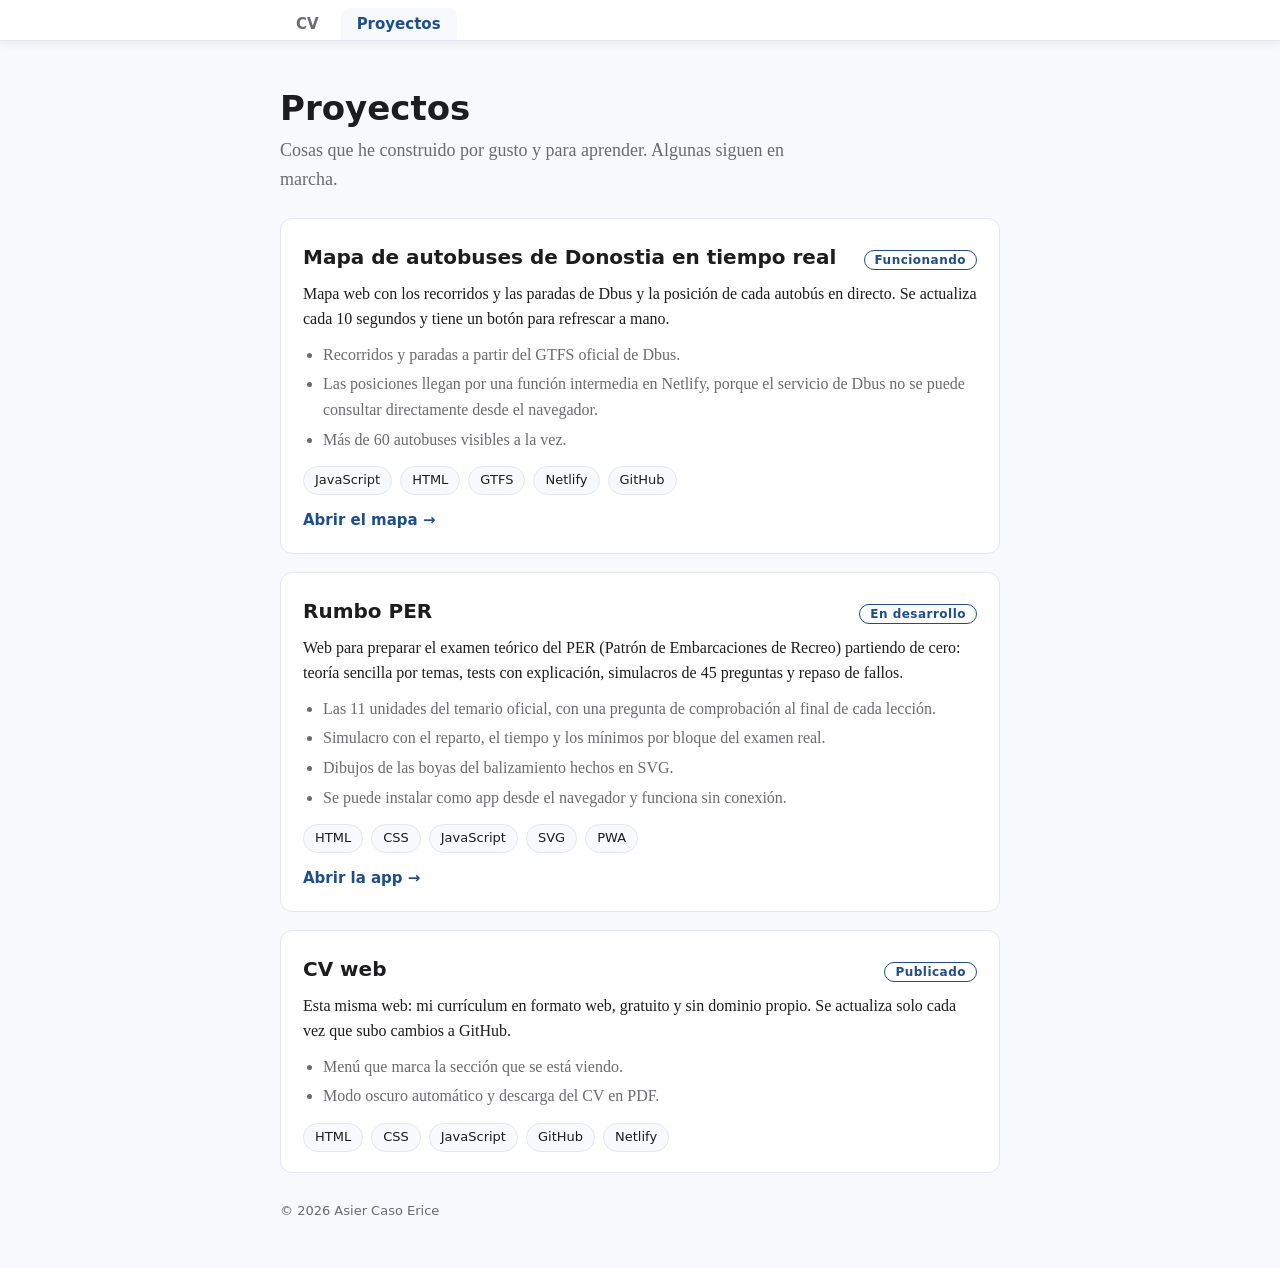
<file: CV/proyectos.html>
<!doctype html>
<html lang="es">
<head>
<meta charset="utf-8">
<meta name="viewport" content="width=device-width, initial-scale=1">
<title>Proyectos · Asier Caso Erice</title>
<meta name="description" content="Proyectos de Asier Caso Erice: mapa de autobuses de Donostia en tiempo real, web para preparar el PER y este CV web.">
<link rel="stylesheet" href="estilo.css">
</head>
<body>

<div class="topbar">
  <div class="wrap tabs">
    <a href="index.html">CV</a>
    <a href="proyectos.html" aria-current="page">Proyectos</a>
  </div>
</div>

<div class="wrap">

  <div class="page-intro">
    <h1>Proyectos</h1>
    <p>Cosas que he construido por gusto y para aprender. Algunas siguen en marcha.</p>
  </div>

  <div class="proj-list">

    <article class="proj">
      <div class="proj-head">
        <h3>Mapa de autobuses de Donostia en tiempo real</h3>
        <span class="estado">Funcionando</span>
      </div>
      <p class="lead">Mapa web con los recorridos y las paradas de Dbus y la posición de cada autobús en directo. Se actualiza cada 10 segundos y tiene un botón para refrescar a mano.</p>
      <ul>
        <li>Recorridos y paradas a partir del GTFS oficial de Dbus.</li>
        <li>Las posiciones llegan por una función intermedia en Netlify, porque el servicio de Dbus no se puede consultar directamente desde el navegador.</li>
        <li>Más de 60 autobuses visibles a la vez.</li>
      </ul>
      <div class="tags"><span class="tag">JavaScript</span><span class="tag">HTML</span><span class="tag">GTFS</span><span class="tag">Netlify</span><span class="tag">GitHub</span></div>
      <a class="enlace" href="https://dbuslive.netlify.app" target="_blank" rel="noopener">Abrir el mapa →</a>
    </article>

    <article class="proj">
      <div class="proj-head">
        <h3>Rumbo PER</h3>
        <span class="estado">En desarrollo</span>
      </div>
      <p class="lead">Web para preparar el examen teórico del PER (Patrón de Embarcaciones de Recreo) partiendo de cero: teoría sencilla por temas, tests con explicación, simulacros de 45 preguntas y repaso de fallos.</p>
      <ul>
        <li>Las 11 unidades del temario oficial, con una pregunta de comprobación al final de cada lección.</li>
        <li>Simulacro con el reparto, el tiempo y los mínimos por bloque del examen real.</li>
        <li>Dibujos de las boyas del balizamiento hechos en SVG.</li>
        <li>Se puede instalar como app desde el navegador y funciona sin conexión.</li>
      </ul>
      <div class="tags"><span class="tag">HTML</span><span class="tag">CSS</span><span class="tag">JavaScript</span><span class="tag">SVG</span><span class="tag">PWA</span></div>
      <a class="enlace" href="per/">Abrir la app →</a>
    </article>

    <article class="proj">
      <div class="proj-head">
        <h3>CV web</h3>
        <span class="estado">Publicado</span>
      </div>
      <p class="lead">Esta misma web: mi currículum en formato web, gratuito y sin dominio propio. Se actualiza solo cada vez que subo cambios a GitHub.</p>
      <ul>
        <li>Menú que marca la sección que se está viendo.</li>
        <li>Modo oscuro automático y descarga del CV en PDF.</li>
      </ul>
      <div class="tags"><span class="tag">HTML</span><span class="tag">CSS</span><span class="tag">JavaScript</span><span class="tag">GitHub</span><span class="tag">Netlify</span></div>
    </article>

  </div>

  <footer>© <span id="year"></span> Asier Caso Erice</footer>

</div>

<script>
  document.getElementById('year').textContent = new Date().getFullYear();
</script>
</body>
</html>
</file>
<file: CV/estilo.css>
:root {
    --bg: #f7f9fc;
    --card: #ffffff;
    --text: #1d1d1f;
    --muted: #6b6b70;
    --accent: #1f4e8c;
    --line: #e2e7ef;
  }
  @media (prefers-color-scheme: dark) {
    :root {
      --bg: #141816;
      --card: #1c211f;
      --text: #ecece8;
      --muted: #9a9fa0;
      --accent: #4f84d0;
      --line: #2b322f;
    }
  }
  * { box-sizing: border-box; }
  html { scroll-behavior: smooth; }
  body {
    margin: 0;
    background: var(--bg);
    color: var(--text);
    font-family: Georgia, "Times New Roman", serif;
    line-height: 1.6;
  }
  h1, h2, h3, nav, .tag, .meta {
    font-family: system-ui, -apple-system, "Segoe UI", sans-serif;
  }
  .wrap { max-width: 760px; margin: 0 auto; padding: 0 20px; }
  .topbar {
    position: sticky; top: 0;
    background: var(--card);
    border-bottom: 1px solid var(--line);
    box-shadow: 0 2px 10px rgba(20, 40, 80, .07);
    z-index: 10;
  }
  nav .wrap { display: flex; gap: 22px; padding: 0 20px; overflow-x: auto; scrollbar-width: none; }
  nav .wrap::-webkit-scrollbar { display: none; }
  nav a {
    color: var(--text); text-decoration: none; opacity: .75;
    font-size: 15px; white-space: nowrap;
    padding: 15px 2px 13px;
    border-bottom: 2px solid transparent;
    transition: color .2s, border-color .2s, opacity .2s;
  }
  nav a:hover { color: var(--accent); opacity: 1; border-bottom-color: var(--accent); }
  nav a.active { color: var(--accent); opacity: 1; font-weight: 700; border-bottom-color: var(--accent); }
  section { scroll-margin-top: 100px; }
  header { padding: 64px 0 40px; }
  .avatar {
    width: 96px; height: 96px; border-radius: 50%;
    background: var(--accent); color: #fff;
    display: grid; place-items: center;
    font: 600 34px system-ui, sans-serif;
    margin-bottom: 20px;
  }
  h1 { font-size: 40px; margin: 0 0 4px; line-height: 1.15; }
  .role { color: var(--accent); font: 500 20px system-ui, sans-serif; margin: 0 0 8px; }
  .place { color: var(--muted); font: 15px system-ui, sans-serif; margin: 0 0 16px; }
  .intro { color: var(--muted); font-size: 18px; max-width: 560px; margin: 0; }
  section { padding: 36px 0; border-top: 1px solid var(--line); }
  h2 {
    font-size: 13px; letter-spacing: .12em; text-transform: uppercase;
    color: var(--accent); margin: 0 0 20px;
  }
  h2.sub { margin-top: 30px; }
  .item { margin-bottom: 24px; }
  .item:last-child { margin-bottom: 0; }
  .item h3 { font-size: 18px; margin: 0; }
  .meta { color: var(--muted); font-size: 14px; margin: 2px 0 6px; }
  .item p { margin: 0; }
  .tags { display: flex; flex-wrap: wrap; gap: 8px; }
  .tag {
    background: var(--card); border: 1px solid var(--line);
    border-radius: 999px; padding: 5px 14px; font-size: 14px;
  }
  ul.plain { margin: 0; padding-left: 20px; }
  ul.plain li { margin-bottom: 6px; }
  .contact a {
    color: var(--accent); text-decoration: none; font-family: system-ui, sans-serif;
  }
  .contact a:hover { text-decoration: underline; }
  .contact ul { list-style: none; padding: 0; margin: 0; }
  .contact li { margin-bottom: 6px; }
  .btn {
    display: inline-block; margin-top: 22px;
    background: var(--accent); color: #fff; text-decoration: none;
    padding: 10px 20px; border-radius: 8px;
    font: 500 15px system-ui, sans-serif;
  }
  .contact a.btn, .contact a.btn:hover { color: #fff; text-decoration: none; }
  .btn.alt { background: transparent; color: var(--accent); border: 1.5px solid var(--accent); margin-left: 10px; }
  .btn.alt:hover { background: var(--accent); color: #fff; }
  @media (max-width: 480px) { .btn.alt { margin-left: 0; margin-right: 10px; } }
  footer { padding: 30px 0 50px; color: var(--muted); font: 13px system-ui, sans-serif; }
  @media (max-width: 480px) { h1 { font-size: 32px; } header { padding-top: 40px; } }
  @media print {
    nav, .topbar, .btn { display: none; }
    body { background: #fff; color: #000; }
    section { break-inside: avoid; }
  }

  /* Pestañas principales: CV / Proyectos */
  .tabs { display: flex; gap: 6px; padding-top: 8px; }
  .tabs a {
    font: 600 15px system-ui, -apple-system, "Segoe UI", sans-serif;
    color: var(--muted); text-decoration: none;
    padding: 7px 16px; border-radius: 8px 8px 0 0;
  }
  .tabs a:hover { color: var(--accent); }
  .tabs a[aria-current="page"] { color: var(--accent); background: var(--bg); }
  .topbar nav .wrap { padding-top: 0; }
  .topbar .tabs + nav a { padding-top: 10px; }

  /* Proyectos */
  .proj-list { display: flex; flex-direction: column; gap: 18px; }
  .proj {
    background: var(--card); border: 1px solid var(--line);
    border-radius: 12px; padding: 22px 22px 20px;
  }
  .proj-head { display: flex; align-items: baseline; justify-content: space-between; gap: 6px 14px; flex-wrap: wrap; }
  .proj h3 { font-size: 20px; margin: 0; }
  .estado {
    font: 600 12px system-ui, sans-serif; letter-spacing: .04em;
    color: var(--accent); border: 1px solid var(--accent);
    border-radius: 999px; padding: 2px 10px; white-space: nowrap;
  }
  .proj .lead { margin: 8px 0 10px; }
  .proj ul { margin: 0 0 14px; padding-left: 20px; }
  .proj li { margin-bottom: 4px; color: var(--muted); }
  .proj .tag { font-size: 13px; padding: 3px 11px; background: var(--bg); }
  .page-intro { padding: 48px 0 24px; }
  .page-intro h1 { font-size: 34px; }
  .page-intro p { color: var(--muted); font-size: 18px; max-width: 560px; margin: 8px 0 0; }
  .proj .enlace {
    display: inline-block; margin-top: 16px; margin-right: 22px;
    font: 600 15px system-ui, sans-serif; color: var(--accent); text-decoration: none;
  }
  .proj .enlace:hover { text-decoration: underline; }
</file>
